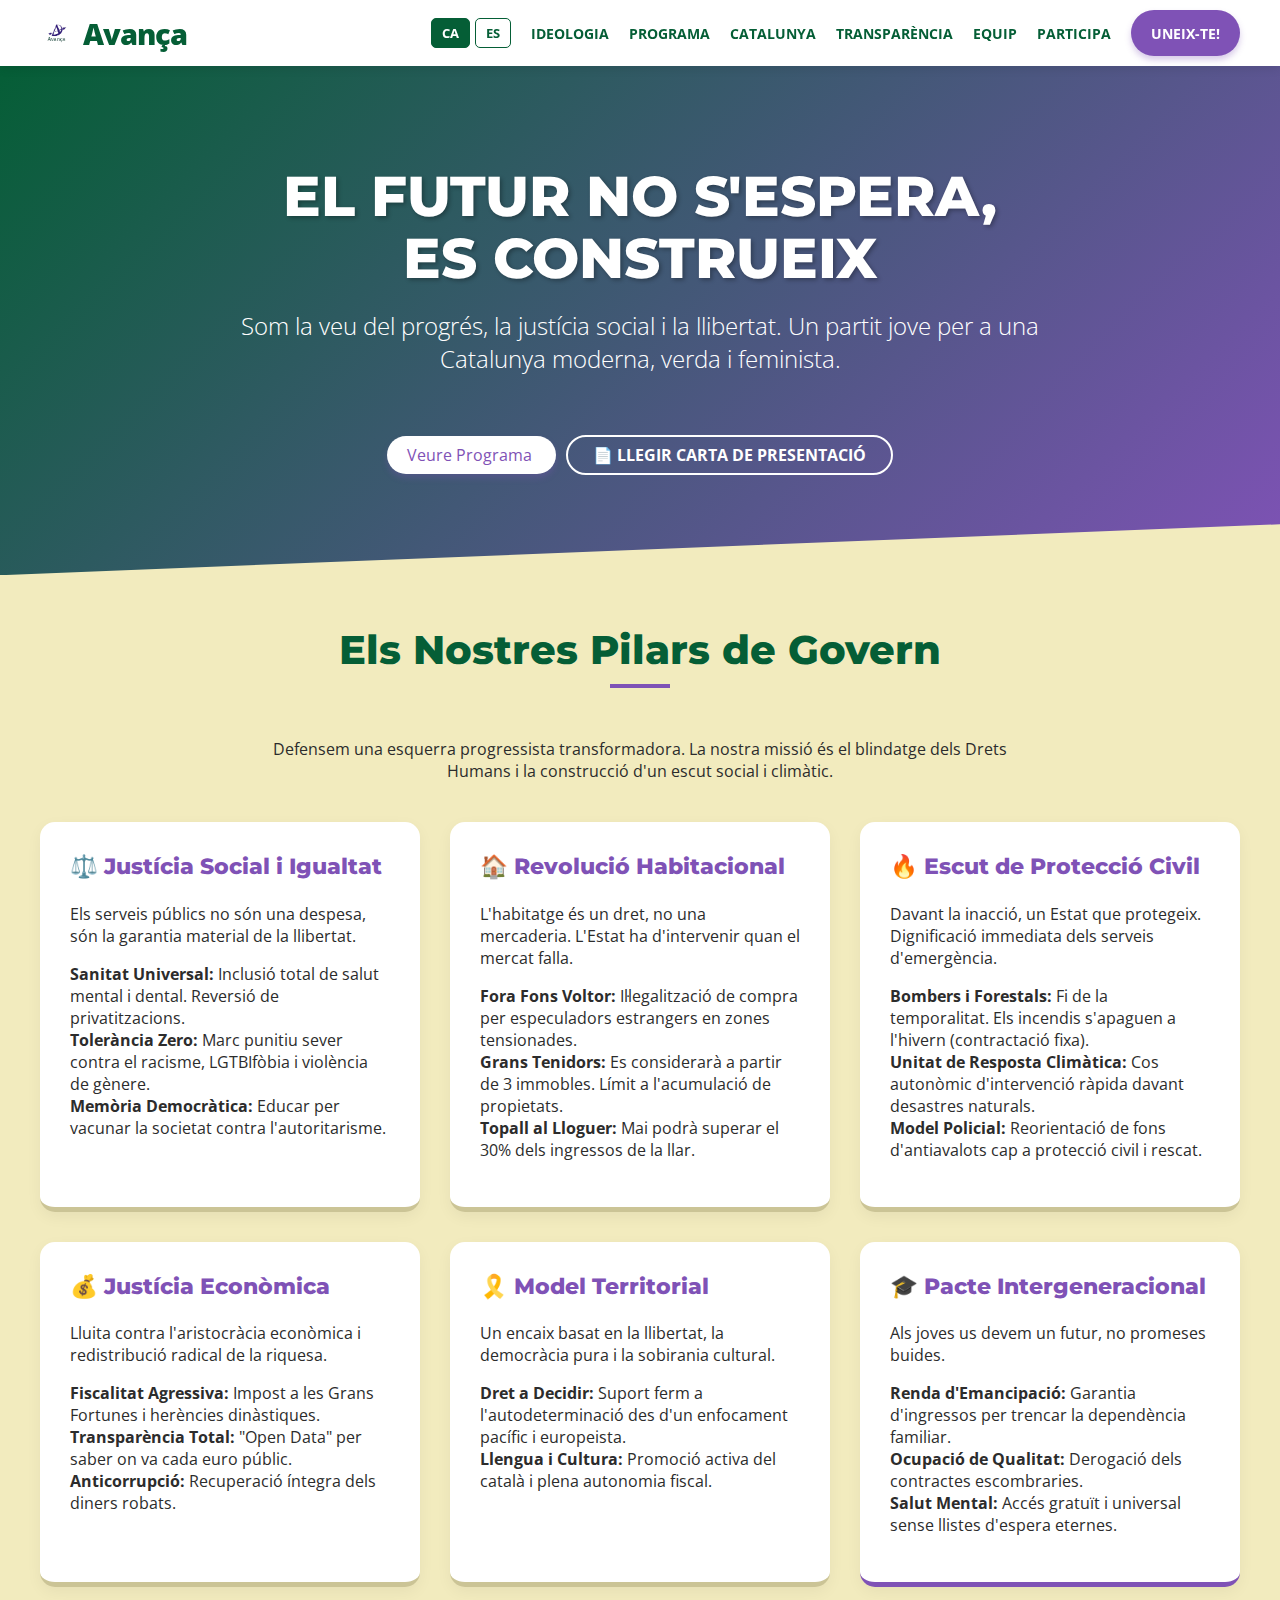
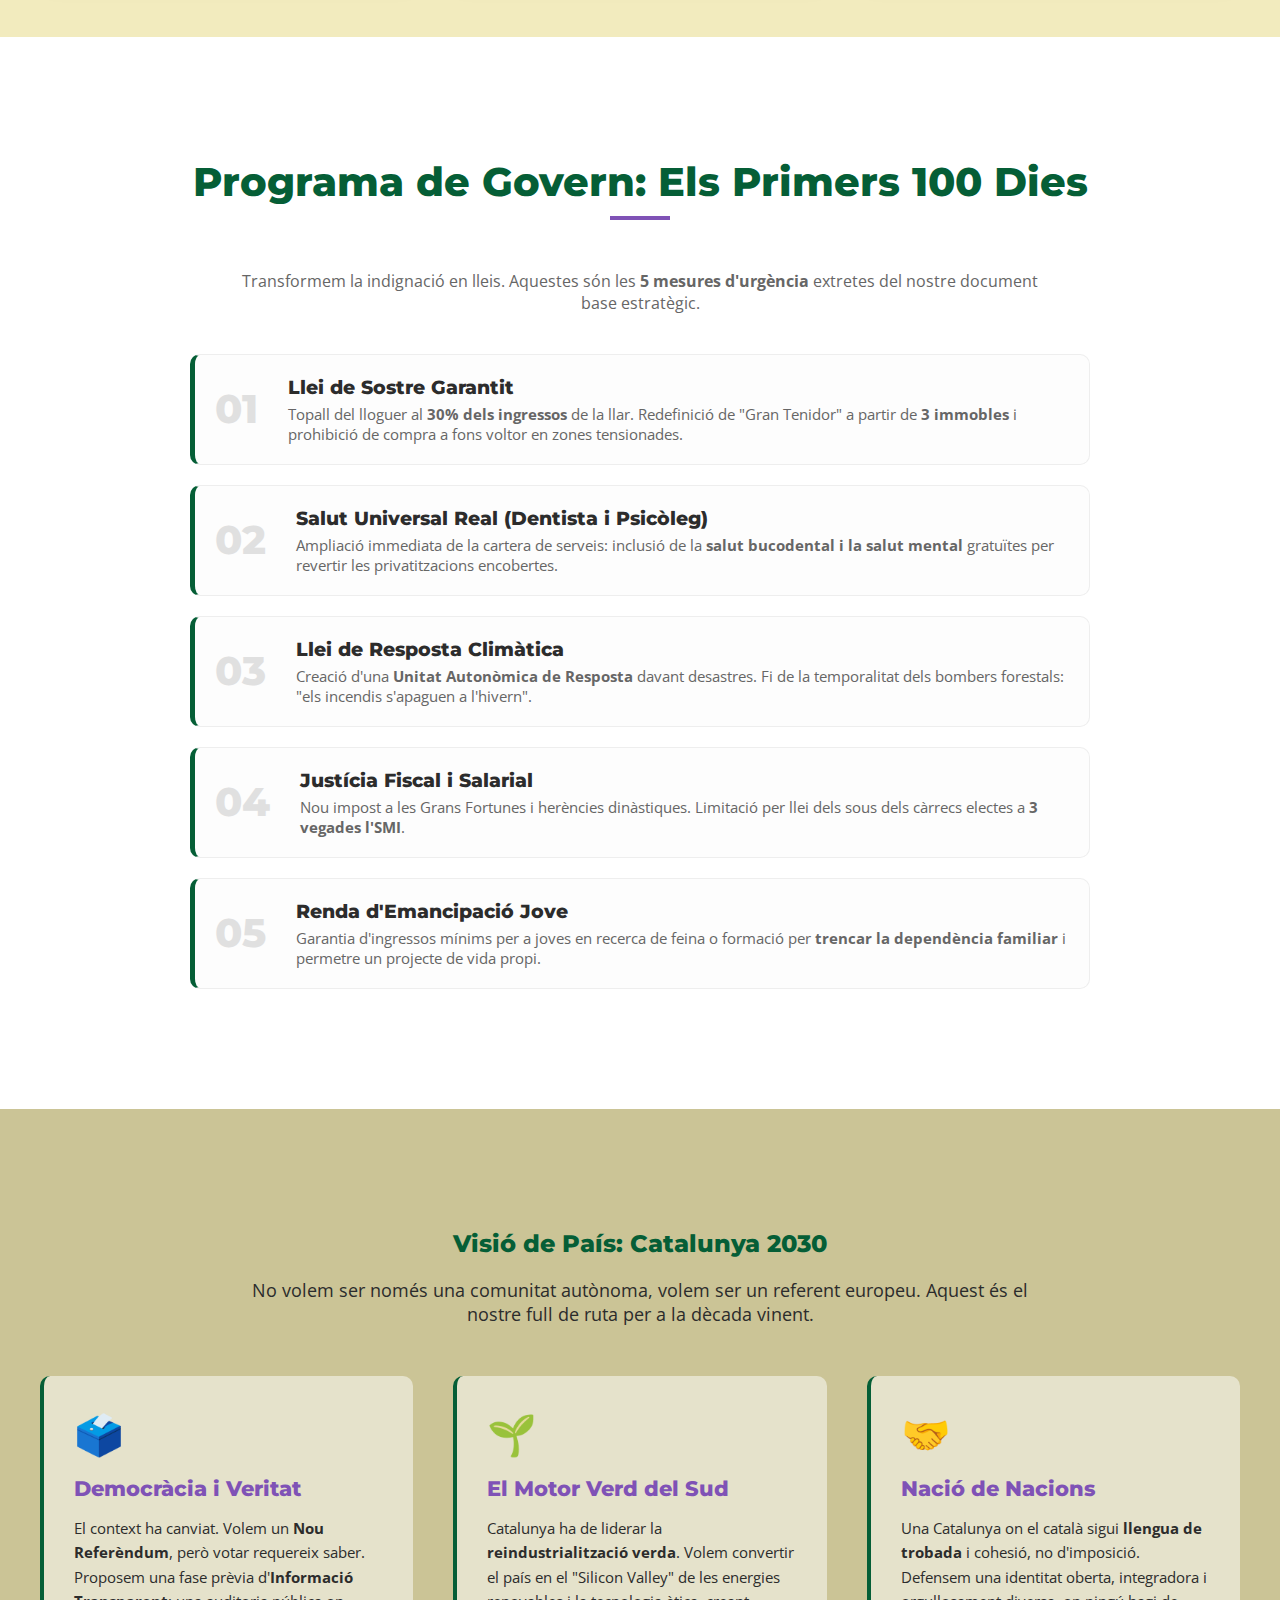
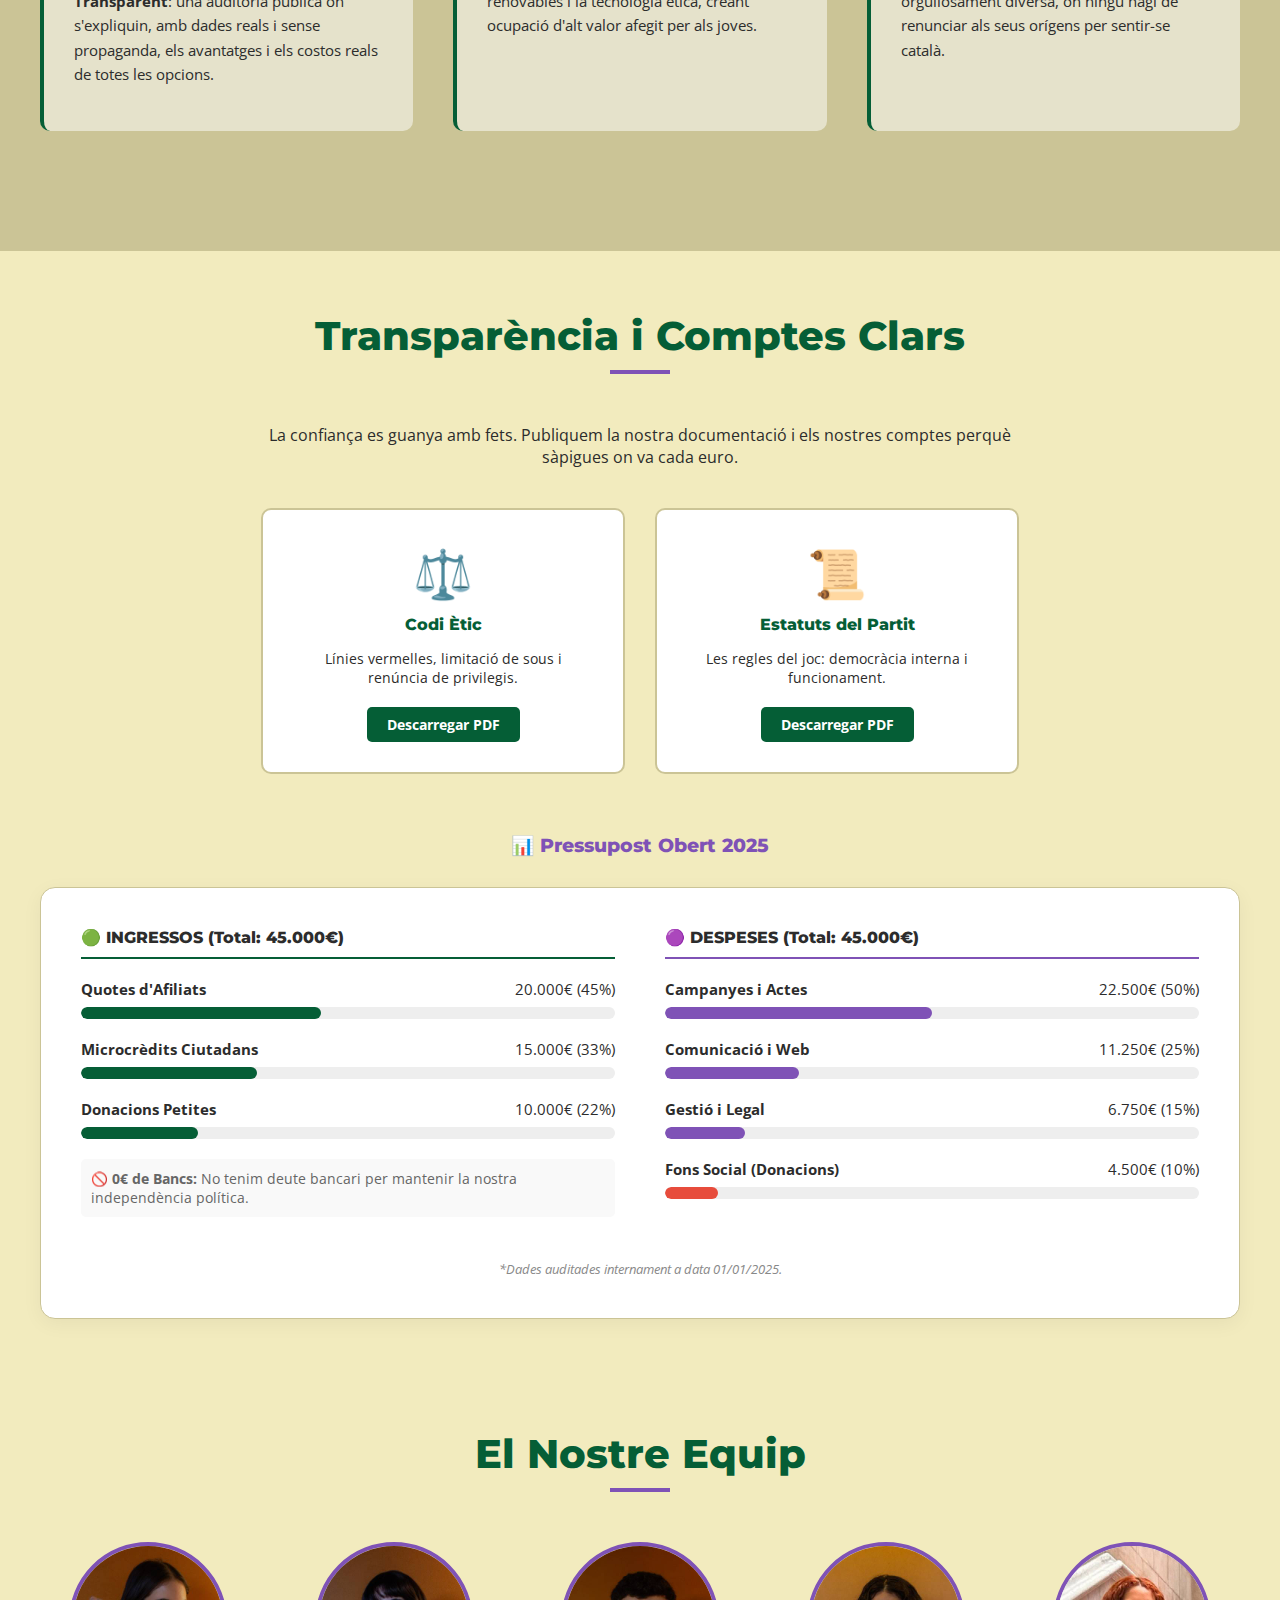
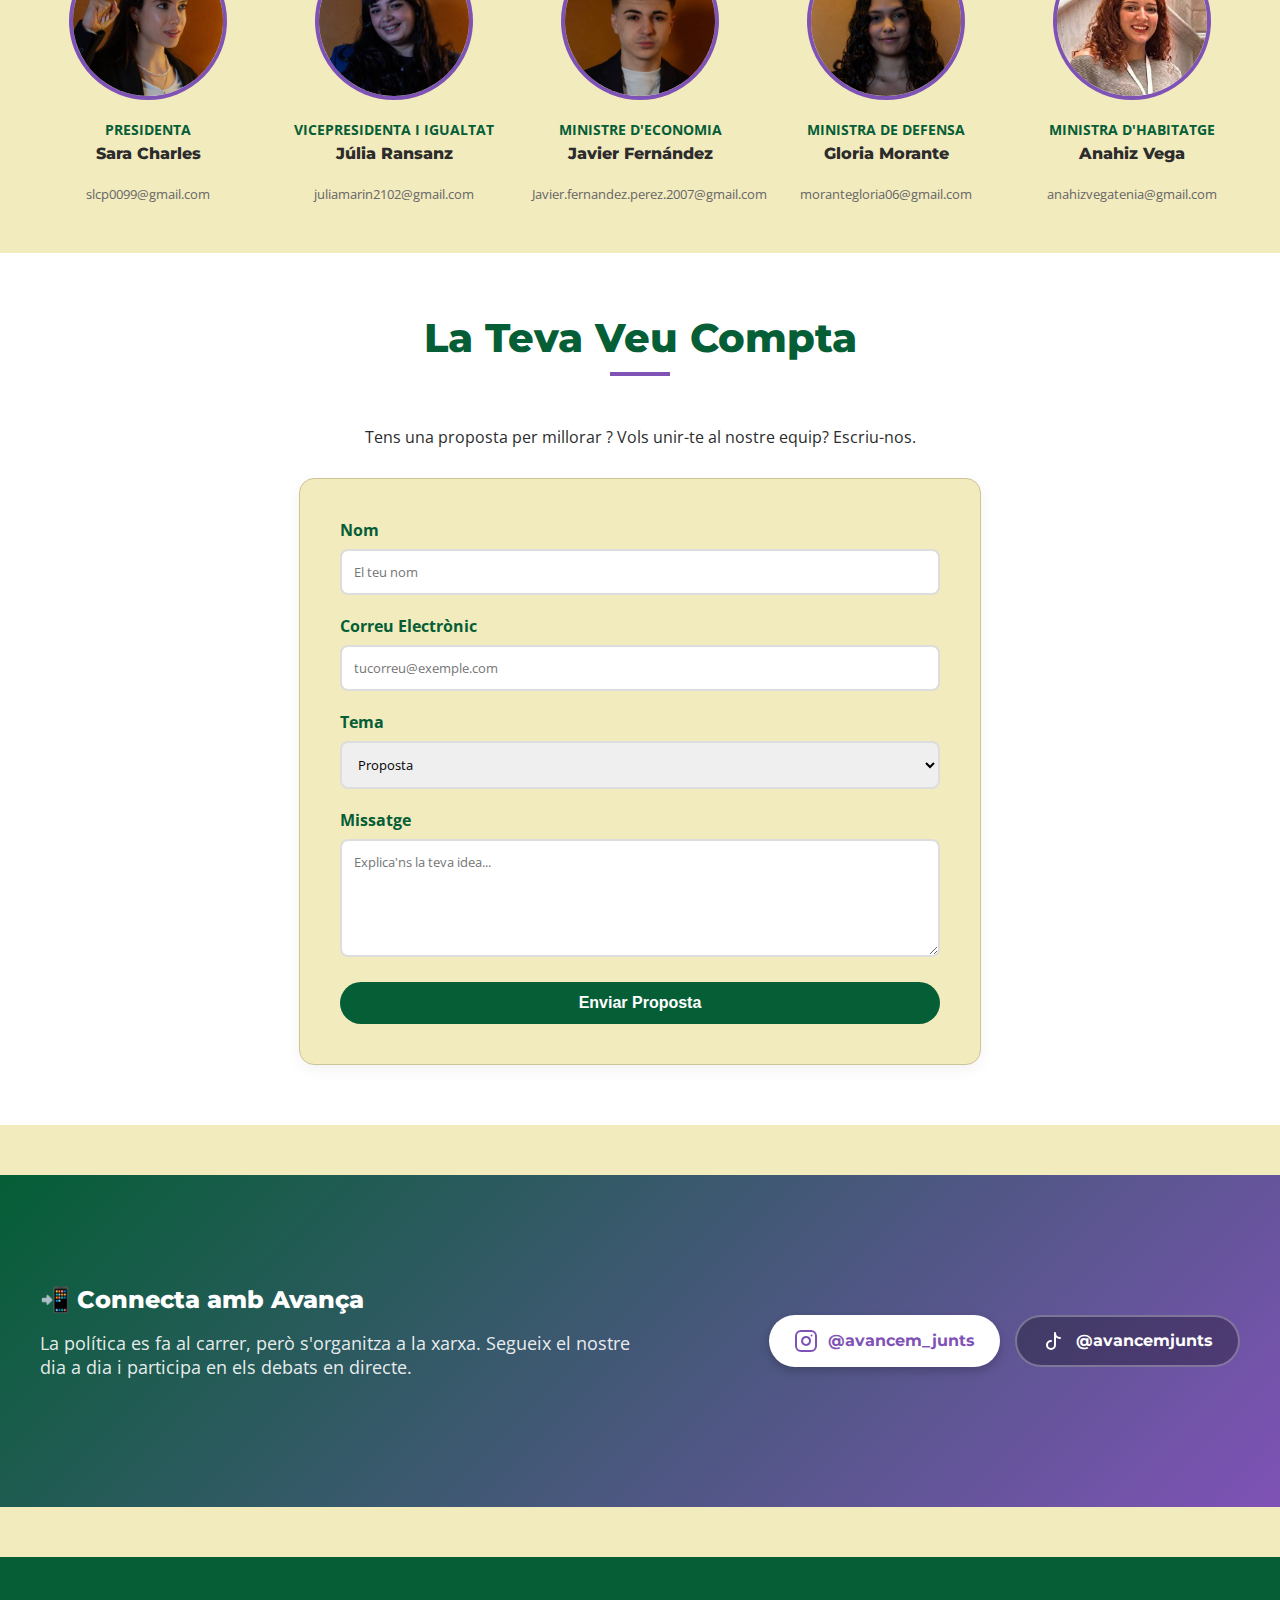
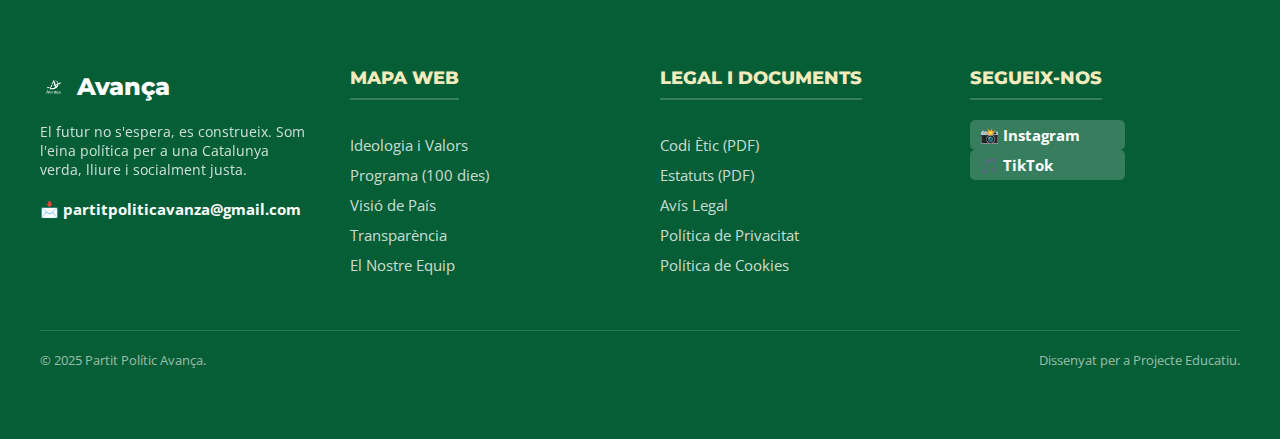
<file: index.html>
<!DOCTYPE html>
<html lang="ca">

<head>
    <meta charset="UTF-8">
    <meta name="viewport" content="width=device-width, initial-scale=1.0">
    <title>Avança | El futur no s'espera, es construeix</title>
    <link
        href="https://fonts.googleapis.com/css2?family=Montserrat:wght@400;700;800&family=Open+Sans:wght@400;600&display=swap"
        rel="stylesheet">
    <link rel="stylesheet" href="style.css">
    <link rel="icon" href="img/logo.png" type="image/png">
</head>

<body>

    <header>
        <div class="navbar">
            <div class="logo-container">
                <img src="img/logo.png" alt="Logo Avança" class="logo-img" onerror="this.style.display='none'">
                <span class="brand-name">Avança</span>
            </div>
            <div class="hamburger" onclick="toggleMenu()">
                <span class="bar"></span>
                <span class="bar"></span>
                <span class="bar"></span>
            </div>
            <nav class="nav-links" id="navLinks">
                <div style="display: flex; align-items: center; gap: 5px;">
                    <a href="index.html" class="lang-switch lang-active"
                        style="border: 1px solid var(--verde); padding: 5px 10px; border-radius: 5px; font-size: 0.8rem; background-color: var(--verde); color: white;">CA</a>
                    <a href="es.html" class="lang-switch"
                        style="border: 1px solid var(--verde); padding: 5px 10px; border-radius: 5px; font-size: 0.8rem;">ES</a>
                </div>
                <a href="#ideologia" style="line-height: 2; padding-top: 10px;">Ideologia</a>
                <a href="#programa" style="line-height: 2; padding-top: 10px;">Programa</a>
                <a href="#catalunya" style="line-height: 2; padding-top: 10px;">Catalunya</a>
                <a href="#transparencia" style="line-height: 2; padding-top: 10px;">Transparència</a>
                <a href="#equip" style="line-height: 2; padding-top: 10px;">Equip</a>
                <a href="#participa" style="line-height: 2; padding-top: 10px;">Participa</a>
                <a href="#conecta" class="btn-unete" style="line-height: 2; padding-top: 10px;">Uneix-te!</a>
            </nav>
        </div>
    </header>

    <section class="hero">
        <div style="max-width: 900px; margin: 0 auto;">
            <h1>EL FUTUR NO S'ESPERA,<br>ES CONSTRUEIX</h1>
            <p>Som la veu del progrés, la justícia social i la llibertat. Un partit jove per a una Catalunya moderna,
                verda
                i feminista.</p>

            <div style="margin-top: 30px;">
                <a href="#ideologia" class="btn-unete" style="background: white; color: var(--morado) !important;">
                    Veure Programa
                </a>

                <a href="docs/carta_avanca.pdf" download="Carta_Presentacio_Avanca.pdf" class="btn-descarga">
                    📄 Llegir Carta de Presentació
                </a>
            </div>
        </div>
    </section>

    <section id="ideologia" class="container">
        <h2 class="section-title">Els Nostres Pilars de Govern</h2>
        <p style="text-align: center; max-width: 800px; margin: 0 auto 40px auto;">
            Defensem una esquerra progressista transformadora. La nostra missió és el blindatge dels Drets Humans i la
            construcció d'un escut social i climàtic.
        </p>

        <div class="grid-pilares">

            <div class="card">
                <h3>⚖️ Justícia Social i Igualtat</h3>
                <p>Els serveis públics no són una despesa, són la garantia material de la llibertat.</p>
                <ul>
                    <li><strong>Sanitat Universal:</strong> Inclusió total de salut mental i dental. Reversió de
                        privatitzacions.</li>
                    <li><strong>Tolerància Zero:</strong> Marc punitiu sever contra el racisme, LGTBIfòbia i violència
                        de
                        gènere.</li>
                    <li><strong>Memòria Democràtica:</strong> Educar per vacunar la societat contra l'autoritarisme.
                    </li>
                </ul>
            </div>

            <div class="card">
                <h3>🏠 Revolució Habitacional</h3>
                <p>L'habitatge és un dret, no una mercaderia. L'Estat ha d'intervenir quan el mercat falla.</p>
                <ul>
                    <li><strong>Fora Fons Voltor:</strong> Il·legalització de compra per especuladors estrangers en
                        zones
                        tensionades.</li>
                    <li><strong>Grans Tenidors:</strong> Es considerarà a partir de 3 immobles. Límit a l'acumulació de
                        propietats.</li>
                    <li><strong>Topall al Lloguer:</strong> Mai podrà superar el 30% dels ingressos de la llar.</li>
                </ul>
            </div>

            <div class="card card-destacada">
                <h3>🔥 Escut de Protecció Civil</h3>
                <p>Davant la inacció, un Estat que protegeix. Dignificació immediata dels serveis d'emergència.</p>
                <ul>
                    <li><strong>Bombers i Forestals:</strong> Fi de la temporalitat. Els incendis s'apaguen a l'hivern
                        (contractació fixa).</li>
                    <li><strong>Unitat de Resposta Climàtica:</strong> Cos autonòmic d'intervenció ràpida davant
                        desastres
                        naturals.</li>
                    <li><strong>Model Policial:</strong> Reorientació de fons d'antiavalots cap a protecció civil i
                        rescat.
                    </li>
                </ul>
            </div>

            <div class="card">
                <h3>💰 Justícia Econòmica</h3>
                <p>Lluita contra l'aristocràcia econòmica i redistribució radical de la riquesa.</p>
                <ul>
                    <li><strong>Fiscalitat Agressiva:</strong> Impost a les Grans Fortunes i herències dinàstiques.</li>
                    <li><strong>Transparència Total:</strong> "Open Data" per saber on va cada euro públic.</li>
                    <li><strong>Anticorrupció:</strong> Recuperació íntegra dels diners robats.</li>
                </ul>
            </div>

            <div class="card">
                <h3>🎗️ Model Territorial</h3>
                <p>Un encaix basat en la llibertat, la democràcia pura i la sobirania cultural.</p>
                <ul>
                    <li><strong>Dret a Decidir:</strong> Suport ferm a l'autodeterminació des d'un enfocament pacífic i
                        europeista.</li>
                    <li><strong>Llengua i Cultura:</strong> Promoció activa del català i plena autonomia fiscal.</li>
                </ul>
            </div>

            <div class="card" style="border-bottom-color: var(--morado);">
                <h3>🎓 Pacte Intergeneracional</h3>
                <p>Als joves us devem un futur, no promeses buides.</p>
                <ul>
                    <li><strong>Renda d'Emancipació:</strong> Garantia d'ingressos per trencar la dependència familiar.
                    </li>
                    <li><strong>Ocupació de Qualitat:</strong> Derogació dels contractes escombraries.</li>
                    <li><strong>Salut Mental:</strong> Accés gratuït i universal sense llistes d'espera eternes.</li>
                </ul>
            </div>

        </div>
    </section>
    <section id="programa" style="background-color: white; padding: 70px 20px;">
        <div class="container">
            <h2 class="section-title">Programa de Govern: Els Primers 100 Dies</h2>
            <p style="text-align: center; max-width: 800px; margin: 0 auto 40px auto; color: #666;">
                Transformem la indignació en lleis. Aquestes són les <strong>5 mesures d'urgència</strong> extretes del
                nostre document base estratègic.
            </p>

            <div class="program-list">
                <div class="program-item">
                    <div class="program-number">01</div>
                    <div class="program-content">
                        <h3>Llei de Sostre Garantit</h3>
                        <p>Topall del lloguer al <strong>30% dels ingressos</strong> de la llar. Redefinició de "Gran
                            Tenidor" a partir de <strong>3 immobles</strong> i prohibició de compra a fons voltor en
                            zones
                            tensionades.</p>
                    </div>
                </div>

                <div class="program-item">
                    <div class="program-number">02</div>
                    <div class="program-content">
                        <h3>Salut Universal Real (Dentista i Psicòleg)</h3>
                        <p>Ampliació immediata de la cartera de serveis: inclusió de la <strong>salut bucodental i la
                                salut
                                mental</strong> gratuïtes per revertir les privatitzacions encobertes.</p>
                    </div>
                </div>

                <div class="program-item">
                    <div class="program-number">03</div>
                    <div class="program-content">
                        <h3>Llei de Resposta Climàtica</h3>
                        <p>Creació d'una <strong>Unitat Autonòmica de Resposta</strong> davant desastres. Fi de la
                            temporalitat dels bombers forestals: "els incendis s'apaguen a l'hivern".</p>
                    </div>
                </div>

                <div class="program-item">
                    <div class="program-number">04</div>
                    <div class="program-content">
                        <h3>Justícia Fiscal i Salarial</h3>
                        <p>Nou impost a les Grans Fortunes i herències dinàstiques. Limitació per llei dels sous dels
                            càrrecs electes a <strong>3 vegades l'SMI</strong>.</p>
                    </div>
                </div>

                <div class="program-item">
                    <div class="program-number">05</div>
                    <div class="program-content">
                        <h3>Renda d'Emancipació Jove</h3>
                        <p>Garantia d'ingressos mínims per a joves en recerca de feina o formació per <strong>trencar la
                                dependència familiar</strong> i permetre un projecte de vida propi.</p>
                    </div>
                </div>
            </div>

        </div>
    </section>

    <section id="catalunya" style="background-color: var(--hueso-oscuro); padding: 70px 20px;">
        <div class="container">
            <div style="text-align: center; margin-bottom: 50px;">
                <h2 style="color: var(--verde);">Visió de País: Catalunya 2030</h2>
                <p style="max-width: 800px; margin: 0 auto; font-size: 1.1rem;">
                    No volem ser només una comunitat autònoma, volem ser un referent europeu.
                    Aquest és el nostre full de ruta per a la dècada vinent.
                </p>
            </div>

            <div class="vision-grid">
                <div class="vision-item">
                    <div class="vision-icon">🗳️</div>
                    <h3>Democràcia i Veritat</h3>
                    <p>El context ha canviat. Volem un <strong>Nou Referèndum</strong>, però votar requereix saber.
                        Proposem una fase prèvia d'<strong>Informació Transparent</strong>: una auditoria pública on
                        s'expliquin, amb dades reals i sense propaganda, els avantatges i els costos reals de totes les
                        opcions.</p>
                </div>

                <div class="vision-item">
                    <div class="vision-icon">🌱</div>
                    <h3>El Motor Verd del Sud</h3>
                    <p>Catalunya ha de liderar la <strong>reindustrialització verda</strong>. Volem convertir el país en
                        el
                        "Silicon Valley" de les energies renovables i la tecnologia ètica, creant ocupació d'alt valor
                        afegit per als joves.</p>
                </div>

                <div class="vision-item">
                    <div class="vision-icon">🤝</div>
                    <h3>Nació de Nacions</h3>
                    <p>Una Catalunya on el català sigui <strong>llengua de trobada</strong> i cohesió, no d'imposició.
                        Defensem una identitat oberta, integradora i orgullosament diversa, on ningú hagi de renunciar
                        als
                        seus orígens per sentir-se català.</p>
                </div>
            </div>
        </div>
    </section>

    <section id="transparencia" class="container" style="padding-top: 60px; padding-bottom: 60px;">
        <h2 class="section-title">Transparència i Comptes Clars</h2>

        <p style="text-align: center; max-width: 800px; margin: 0 auto 40px auto;">
            La confiança es guanya amb fets. Publiquem la nostra documentació i els nostres comptes perquè sàpigues on
            va
            cada euro.
        </p>

        <div class="docs-grid"
            style="display: flex; justify-content: center; gap: 30px; flex-wrap: wrap; margin-bottom: 60px;">

            <div class="doc-card">
                <div style="font-size: 3rem; margin-bottom: 10px;">⚖️</div>
                <h4 style="color: var(--verde); margin-bottom: 10px;">Codi Ètic</h4>
                <p style="font-size: 0.9rem; margin-bottom: 20px;">Línies vermelles, limitació de sous i renúncia de
                    privilegis.</p>
                <a href="docs/codi_etic.pdf" target="_blank" class="btn-doc">Descarregar PDF</a>
            </div>

            <div class="doc-card">
                <div style="font-size: 3rem; margin-bottom: 10px;">📜</div>
                <h4 style="color: var(--verde); margin-bottom: 10px;">Estatuts del Partit</h4>
                <p style="font-size: 0.9rem; margin-bottom: 20px;">Les regles del joc: democràcia interna i
                    funcionament.
                </p>
                <a href="docs/estatuts.pdf" target="_blank" class="btn-doc">Descarregar PDF</a>
            </div>

        </div>

        <h3 style="text-align: center; color: var(--morado); margin-bottom: 30px;">📊 Pressupost Obert 2025</h3>

        <div class="budget-container">
            <div class="budget-grid">

                <div class="budget-col">
                    <h4 style="border-bottom: 2px solid var(--verde); padding-bottom: 10px; margin-bottom: 20px;">🟢
                        INGRESSOS (Total: 45.000€)</h4>

                    <div class="budget-item">
                        <div class="budget-label">
                            <strong>Quotes d'Afiliats</strong>
                            <span>20.000€ (45%)</span>
                        </div>
                        <div class="progress-bg">
                            <div class="progress-fill verde" style="width: 45%;"></div>
                        </div>
                    </div>

                    <div class="budget-item">
                        <div class="budget-label">
                            <strong>Microcrèdits Ciutadans</strong>
                            <span>15.000€ (33%)</span>
                        </div>
                        <div class="progress-bg">
                            <div class="progress-fill verde" style="width: 33%;"></div>
                        </div>
                    </div>

                    <div class="budget-item">
                        <div class="budget-label">
                            <strong>Donacions Petites</strong>
                            <span>10.000€ (22%)</span>
                        </div>
                        <div class="progress-bg">
                            <div class="progress-fill verde" style="width: 22%;"></div>
                        </div>
                    </div>

                    <p
                        style="margin-top: 20px; font-size: 0.85rem; color: #666; background: #f9f9f9; padding: 10px; border-radius: 5px;">
                        🚫 <strong>0€ de Bancs:</strong> No tenim deute bancari per mantenir la nostra independència
                        política.
                    </p>
                </div>

                <div class="budget-col">
                    <h4 style="border-bottom: 2px solid var(--morado); padding-bottom: 10px; margin-bottom: 20px;">🟣
                        DESPESES (Total: 45.000€)</h4>

                    <div class="budget-item">
                        <div class="budget-label">
                            <strong>Campanyes i Actes</strong>
                            <span>22.500€ (50%)</span>
                        </div>
                        <div class="progress-bg">
                            <div class="progress-fill morado" style="width: 50%;"></div>
                        </div>
                    </div>

                    <div class="budget-item">
                        <div class="budget-label">
                            <strong>Comunicació i Web</strong>
                            <span>11.250€ (25%)</span>
                        </div>
                        <div class="progress-bg">
                            <div class="progress-fill morado" style="width: 25%;"></div>
                        </div>
                    </div>

                    <div class="budget-item">
                        <div class="budget-label">
                            <strong>Gestió i Legal</strong>
                            <span>6.750€ (15%)</span>
                        </div>
                        <div class="progress-bg">
                            <div class="progress-fill morado" style="width: 15%;"></div>
                        </div>
                    </div>

                    <div class="budget-item">
                        <div class="budget-label">
                            <strong>Fons Social (Donacions)</strong>
                            <span>4.500€ (10%)</span>
                        </div>
                        <div class="progress-bg">
                            <div class="progress-fill rojo" style="width: 10%; background-color: #e74c3c !important;">
                            </div>
                        </div>
                    </div>
                </div>
            </div>

            <div style="text-align: center; margin-top: 30px; font-style: italic; font-size: 0.8rem; color: #888;">
                *Dades auditades internament a data 01/01/2025.
            </div>
        </div>
    </section>

    <section id="equip" class="container">
        <h2 class="section-title">El Nostre Equip</h2>
        <div class="team-grid">
            <div class="team-member">
                <img src="img/sara.jpg" alt="Sara Charles" class="member-img">
                <div class="member-role">Presidenta</div>
                <h4>Sara Charles</h4>
                <div class="member-email">slcp0099@gmail.com</div>
            </div>
            <div class="team-member">
                <img src="img/julia.jpg" alt="Júlia Ransanz" class="member-img">
                <div class="member-role">Vicepresidenta i Igualtat</div>
                <h4>Júlia Ransanz</h4>
                <div class="member-email">juliamarin2102@gmail.com</div>
            </div>
            <div class="team-member">
                <img src="img/javier.jpg" alt="Javier Fernández" class="member-img">
                <div class="member-role">Ministre d'Economia</div>
                <h4>Javier Fernández</h4>
                <div class="member-email">Javier.fernandez.perez.2007@gmail.com</div>
            </div>
            <div class="team-member">
                <img src="img/gloria.jpg" alt="Gloria Morante" class="member-img">
                <div class="member-role">Ministra de Defensa</div>
                <h4>Gloria Morante</h4>
                <div class="member-email">morantegloria06@gmail.com</div>
            </div>
            <div class="team-member">
                <img src="img/anahiz.jpg" alt="Anahiz Vega" class="member-img">
                <div class="member-role">Ministra d'Habitatge</div>
                <h4>Anahiz Vega</h4>
                <div class="member-email">anahizvegatenia@gmail.com</div>
            </div>
        </div>
    </section>
    <section id="participa" class="form-section">
        <h2 class="section-title">La Teva Veu Compta</h2>
        <p style="margin-bottom: 30px;">Tens una proposta per millorar ? Vols unir-te al nostre equip?
            Escriu-nos.</p>

        <div class="form-container">
            <form action="https://formsubmit.co/partitpoliticavanza@gmail.com" method="POST">

                <input type="hidden" name="_captcha" value="false">
                <input type="hidden" name="_next" value="https://LaSierra12.github.io/AvancemJunts/">
                <input type="hidden" name="_subject" value="Nova proposta des de la web!">

                <div class="form-group">
                    <label for="nom">Nom</label>
                    <input type="text" id="nom" name="nom" placeholder="El teu nom" required>
                </div>

                <div class="form-group">
                    <label for="email">Correu Electrònic</label>
                    <input type="email" id="email" name="email" placeholder="tucorreu@exemple.com" required>
                </div>

                <div class="form-group">
                    <label for="tema">Tema</label>
                    <select id="tema" name="tema">
                        <option value="Proposta">Proposta</option>
                        <option value="Voluntariat">Vull ajudar (Voluntariat)</option>
                        <option value="Queixa">Queixa / Suggeriment</option>
                        <option value="Altres">Altres</option>
                    </select>
                </div>

                <div class="form-group">
                    <label for="missatge">Missatge</label>
                    <textarea id="missatge" name="missatge" rows="5" placeholder="Explica'ns la teva idea..."
                        required></textarea>
                </div>

                <button type="submit" class="btn-enviar">Enviar Proposta</button>
            </form>
        </div>
    </section>
    <section class="social-banner" id="conecta">
        <div class="container social-content">
            <div class="social-text">
                <h2 style="color: white; margin-bottom: 10px;">📲 Connecta amb Avança</h2>
                <p style="color: rgba(255,255,255,0.9); font-size: 1.1rem; max-width: 600px;">
                    La política es fa al carrer, però s'organitza a la xarxa.
                    Segueix el nostre dia a dia i participa en els debats en directe.
                </p>
            </div>
    
            <div class="social-buttons">
                <a href="https://instagram.com/avancem_junts" target="_blank" class="btn-social insta">
                    <svg width="24" height="24" viewBox="0 0 24 24" fill="none" stroke="currentColor" stroke-width="2"
                        stroke-linecap="round" stroke-linejoin="round">
                        <rect x="2" y="2" width="20" height="20" rx="5" ry="5"></rect>
                        <path d="M16 11.37A4 4 0 1 1 12.63 8 4 4 0 0 1 16 11.37z"></path>
                        <line x1="17.5" y1="6.5" x2="17.51" y2="6.5"></line>
                    </svg>
                    @avancem_junts
                </a>
    
                <a href="https://tiktok.com/@avancemjunts" target="_blank" class="btn-social tiktok">
                    <svg width="24" height="24" viewBox="0 0 24 24" fill="none" stroke="currentColor" stroke-width="2"
                        stroke-linecap="round" stroke-linejoin="round">
                        <path d="M9 12a4 4 0 1 0 4 4V4a5 5 0 0 0 5 5"></path>
                    </svg>
                    @avancemjunts
                </a>
            </div>
        </div>
    </section>

    <footer id="contacte" class="footer">
        <div class="container">
            <div class="footer-grid">
    
                <div class="footer-col">
                    <div style="display: flex; align-items: center; gap: 10px; margin-bottom: 15px;">
                        <img src="img/logo.png" alt="Logo Avança" style="height: 40px; filter: brightness(0) invert(1);">
                        <h3 style="margin: 0; font-size: 1.5rem;">Avança</h3>
                    </div>
                    <p style="font-size: 0.9rem; margin-bottom: 20px; opacity: 0.8;">
                        El futur no s'espera, es construeix. Som l'eina política per a una Catalunya verda, lliure i
                        socialment justa.
                    </p>
                    <p style="font-weight: bold;">📩 partitpoliticavanza@gmail.com</p>
                </div>
    
                <div class="footer-col">
                    <h4>Mapa Web</h4>
                    <ul class="footer-links">
                        <li><a href="#ideologia">Ideologia i Valors</a></li>
                        <li><a href="#programa">Programa (100 dies)</a></li>
                        <li><a href="#catalunya">Visió de País</a></li>
                        <li><a href="#transparencia">Transparència</a></li>
                        <li><a href="#equip">El Nostre Equip</a></li>
                    </ul>
                </div>
    
                <div class="footer-col">
                    <h4>Legal i Documents</h4>
                    <ul class="footer-links">
                        <li><a href="docs/codi_etic.pdf" target="_blank">Codi Ètic (PDF)</a></li>
                        <li><a href="docs/estatuts.pdf" target="_blank">Estatuts (PDF)</a></li>
                        <li><a href="legal.html#legal">Avís Legal</a></li>
                        <li><a href="legal.html#privacitat">Política de Privacitat</a></li>
                        <li><a href="legal.html#cookies">Política de Cookies</a></li>
                    </ul>
                </div>
    
                <div class="footer-col">
                    <h4>Segueix-nos</h4>
                    <div class="social-icons" style="flex-direction: column; align-items: flex-start; gap: 10px;">
                        <a href="https://instagram.com/avancem_junts" target="_blank"
                            style="width: 50%; text-align: left;">
                            📸 Instagram
                        </a>
                        <a href="https://tiktok.com/@avancemjunts" target="_blank" style="width: 50%; text-align: left;">
                            🎵 TikTok
                        </a>
                    </div>
                </div>
    
            </div>
    
            <div class="footer-bottom">
                <small>© 2025 Partit Polític Avança.</small>
                <small>Dissenyat per a Projecte Educatiu.</small>
            </div>
        </div>
    </footer>

    <button onclick="topFunction()" id="myBtn" title="Pujar a dalt">⬆</button>

    <script>
        // 1. Lógica del Menú Hamburguesa (Abrir/Cerrar)
        function toggleMenu() {
            var menu = document.getElementById("navLinks");
            if (menu) {
                menu.classList.toggle("active");
            }
        }

        // 2. NUEVO: Cerrar el menú automáticamente al hacer clic en un enlace
        // Seleccionamos todos los enlaces (<a>) que hay dentro del menú
        var menuLinks = document.querySelectorAll("#navLinks a");

        // A cada enlace le ponemos una "orden"
        menuLinks.forEach(function (link) {
            link.addEventListener("click", function () {
                var menu = document.getElementById("navLinks");
                // Si el menú existe, le quitamos la clase .active para que se cierre
                if (menu) {
                    menu.classList.remove("active");
                }
            });
        });

        // 3. Lógica del botón "Subir arriba"
        let mybutton = document.getElementById("myBtn");

        window.onscroll = function () { scrollFunction() };

        function scrollFunction() {
            if (!mybutton) return; // Evita errores si no encuentra el botón

            if (document.body.scrollTop > 20 || document.documentElement.scrollTop > 20) {
                mybutton.style.display = "block";
            } else {
                mybutton.style.display = "none";
            }
        }

        function topFunction() {
            document.body.scrollTop = 0;
            document.documentElement.scrollTop = 0;
        }
    </script>
</body>

</html>
</file>
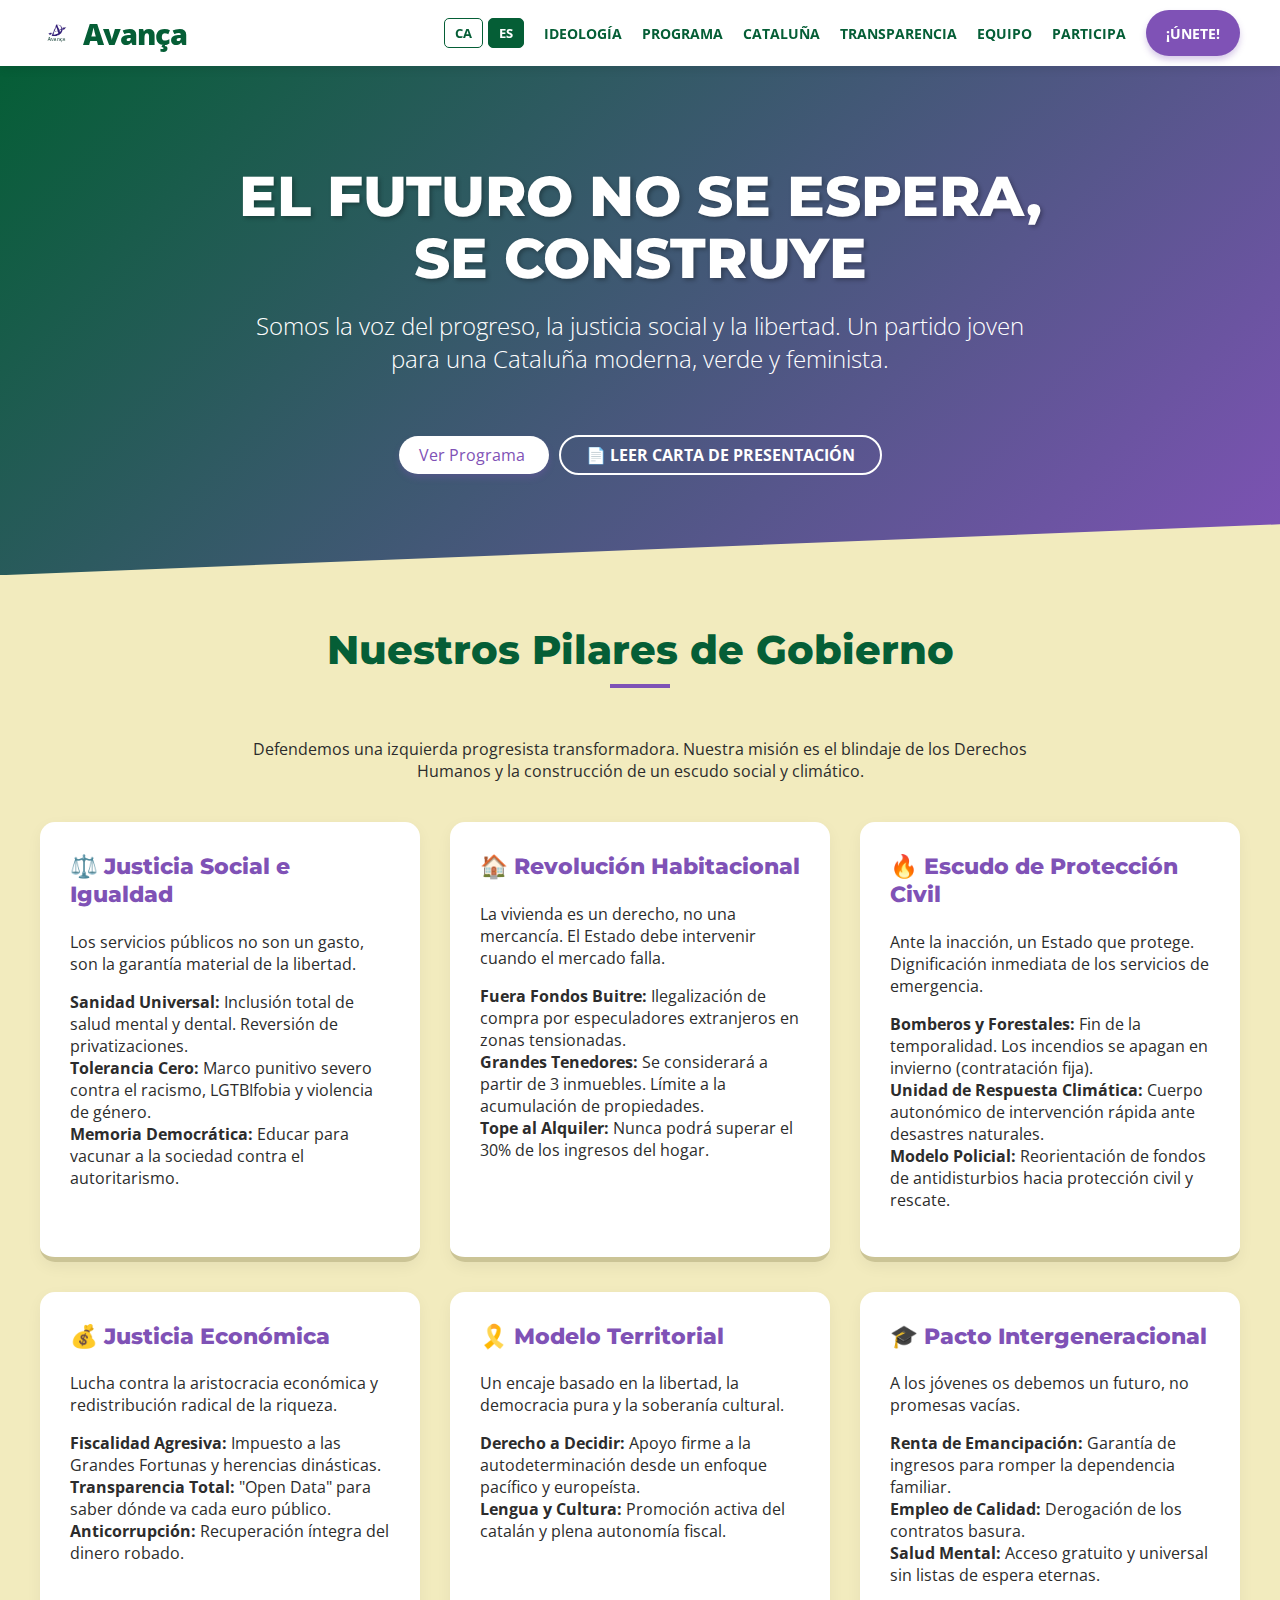
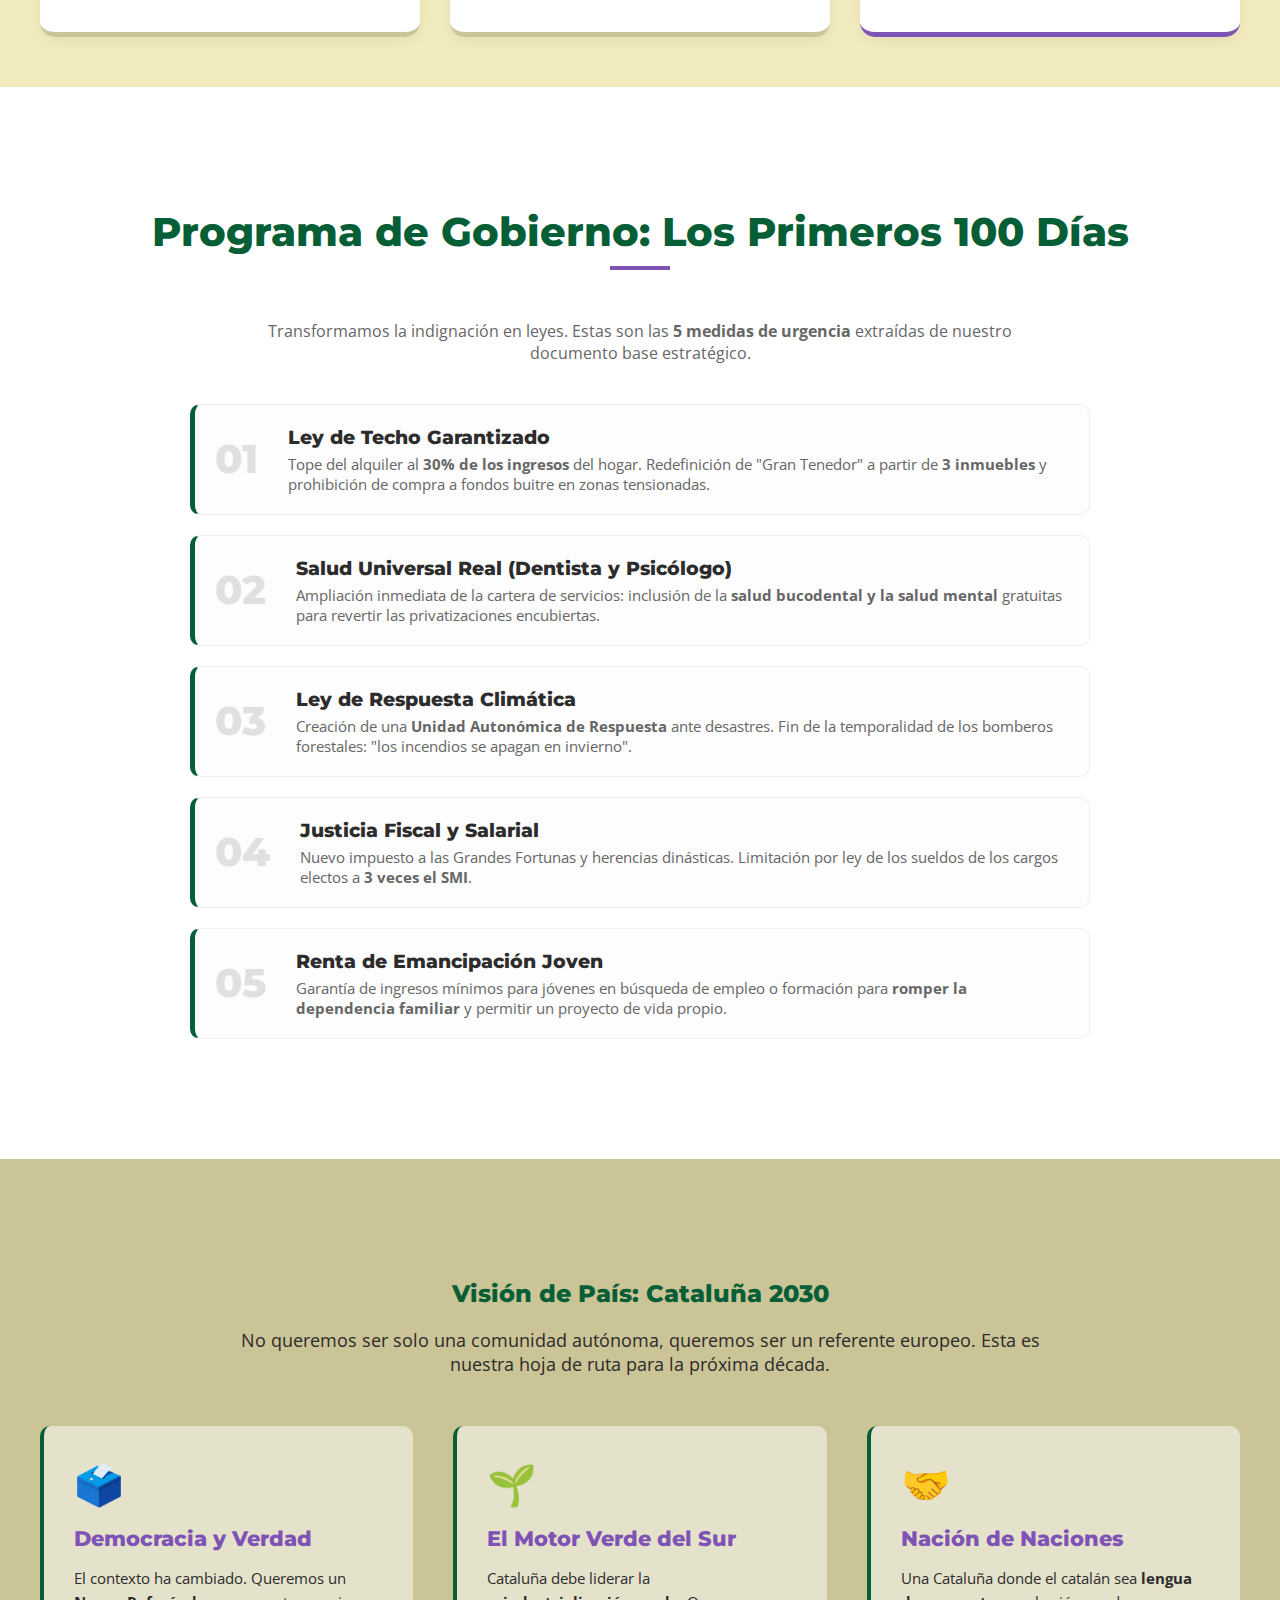
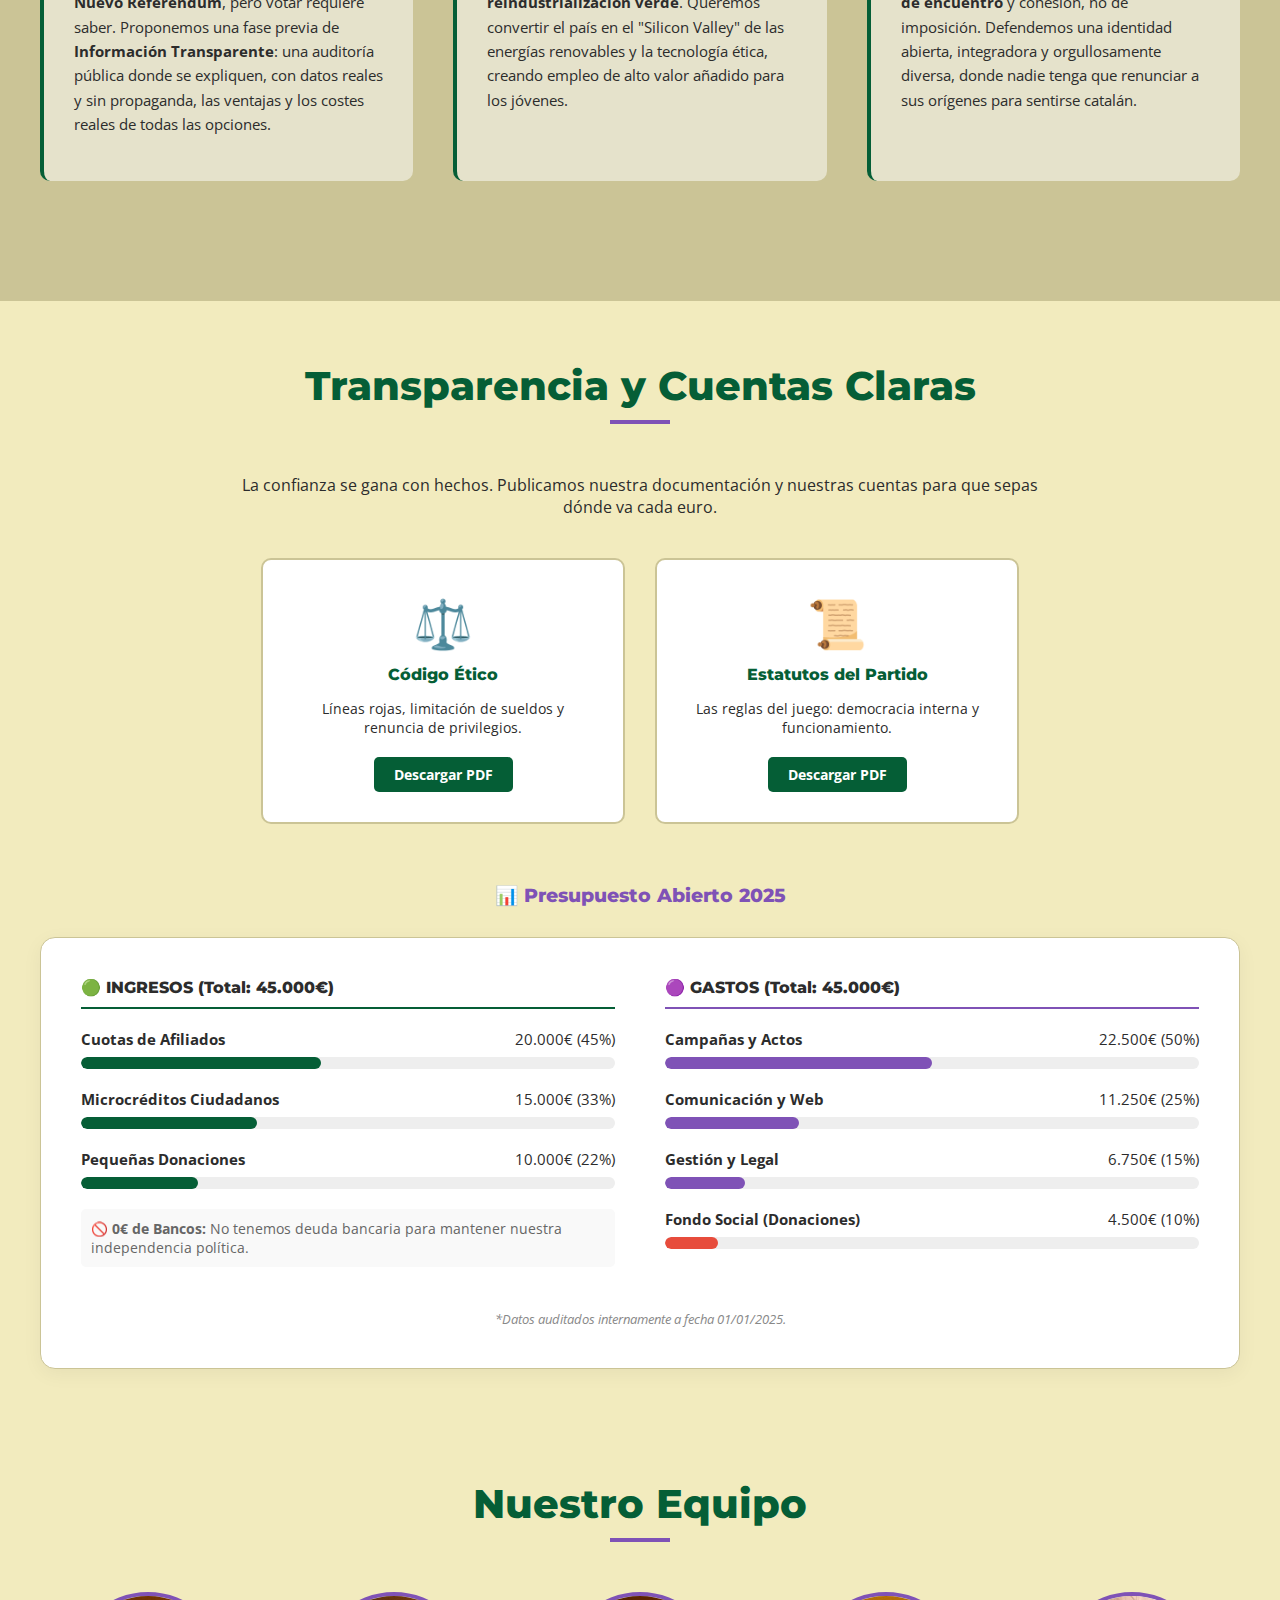
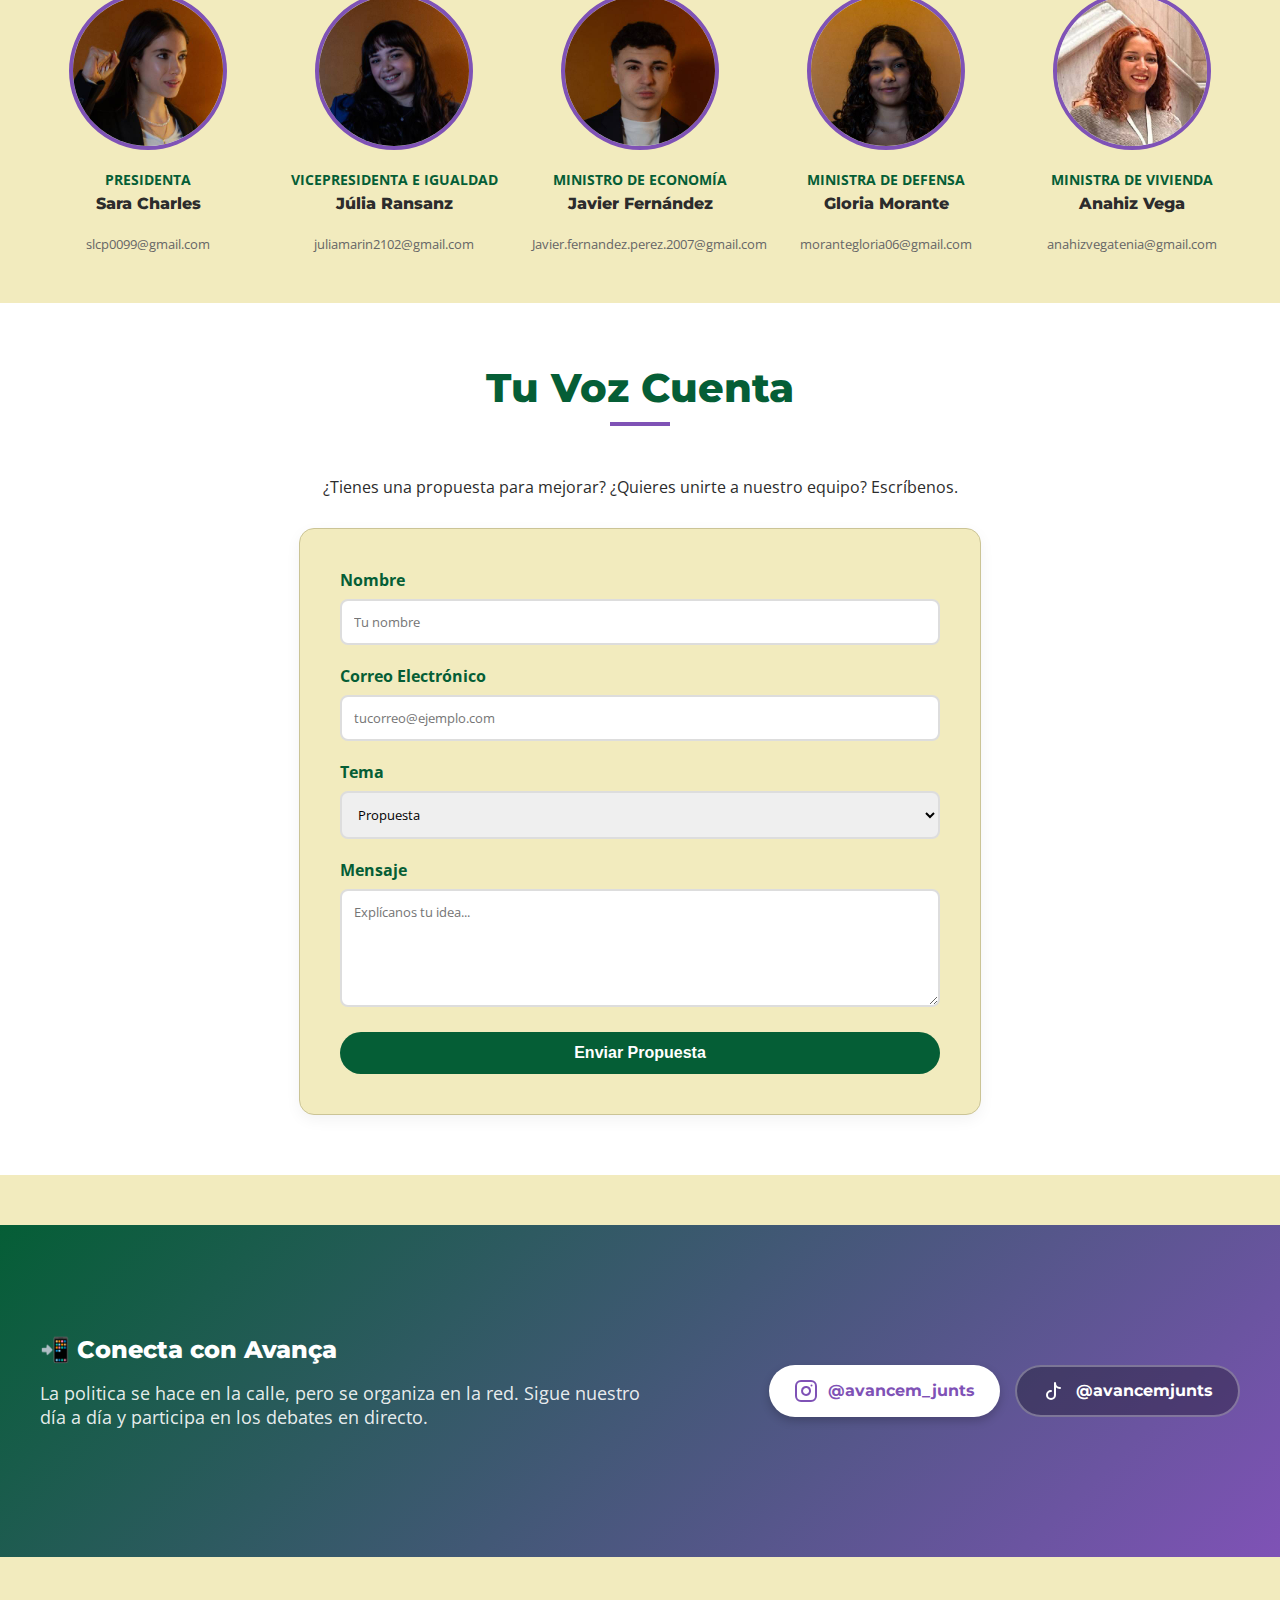
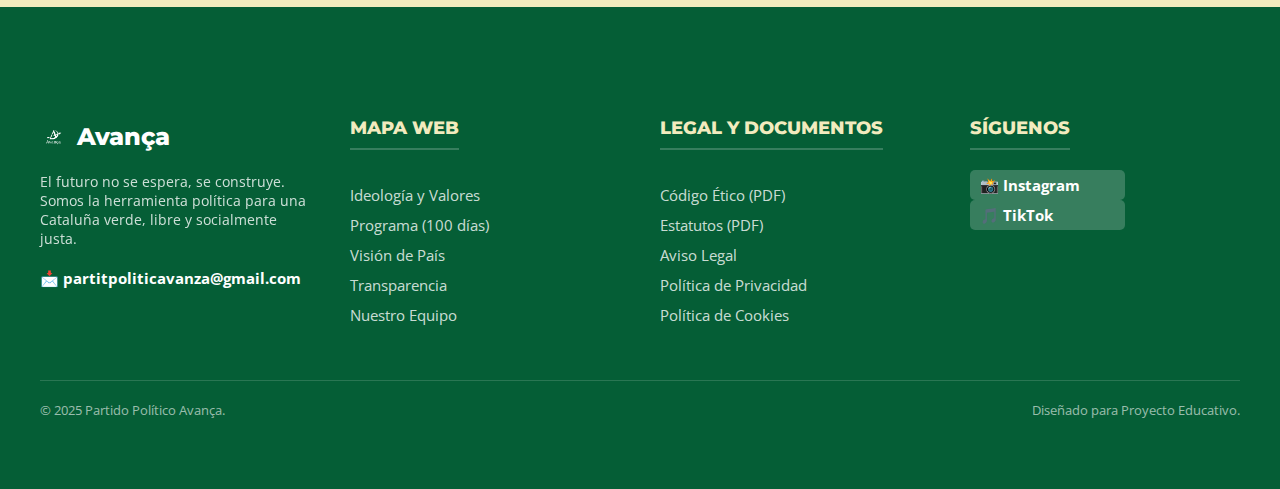
<file: es.html>
<!DOCTYPE html>
<html lang="es">

<head>
    <meta charset="UTF-8">
    <meta name="viewport" content="width=device-width, initial-scale=1.0">
    <title>Avança | El futuro no se espera, se construye</title>
    <link
        href="https://fonts.googleapis.com/css2?family=Montserrat:wght@400;700;800&family=Open+Sans:wght@400;600&display=swap"
        rel="stylesheet">
    <link rel="stylesheet" href="style.css">
    <link rel="icon" href="img/logo.png" type="image/png">
</head>

<body>

    <header>
        <div class="navbar">
            <div class="logo-container">
                <img src="img/logo.png" alt="Logo Avança" class="logo-img" onerror="this.style.display='none'">
                <span class="brand-name">Avança</span>
            </div>
            <div class="hamburger" onclick="toggleMenu()">
                <span class="bar"></span>
                <span class="bar"></span>
                <span class="bar"></span>
            </div>
            <nav class="nav-links" id="navLinks">
                <div style="display: flex; align-items: center; gap: 5px;">
                    <a href="index.html" class="lang-switch"
                        style="border: 1px solid var(--verde); padding: 5px 10px; border-radius: 5px; font-size: 0.8rem;">CA</a>
                    <a href="es.html" class="lang-switch lang-active"
                        style="border: 1px solid var(--verde); padding: 5px 10px; border-radius: 5px; font-size: 0.8rem; background-color: var(--verde); color: white;">ES</a>
                </div>
                <a href="#ideologia" style="line-height: 2; padding-top: 10px;">Ideología</a>
                <a href="#programa" style="line-height: 2; padding-top: 10px;">Programa</a>
                <a href="#catalunya" style="line-height: 2; padding-top: 10px;">Cataluña</a>
                <a href="#transparencia" style="line-height: 2; padding-top: 10px;">Transparencia</a>
                <a href="#equip" style="line-height: 2; padding-top: 10px;">Equipo</a>
                <a href="#participa" style="line-height: 2; padding-top: 10px;">Participa</a>
                <a href="#conecta" class="btn-unete" style="line-height: 2; padding-top: 10px;">¡Únete!</a>
            </nav>
        </div>
    </header>

    <section class="hero">
        <div style="max-width: 900px; margin: 0 auto;">
            <h1>EL FUTURO NO SE ESPERA,<br>SE CONSTRUYE</h1>
            <p>Somos la voz del progreso, la justicia social y la libertad. Un partido joven para una Cataluña moderna,
                verde y feminista.</p>

            <div style="margin-top: 30px;">
                <a href="#ideologia" class="btn-unete" style="background: white; color: var(--morado) !important;">
                    Ver Programa
                </a>

                <a href="docs/carta_avanca.pdf" download="Carta_Presentacion_Avanca.pdf" class="btn-descarga">
                    📄 Leer Carta de Presentación
                </a>
            </div>
        </div>
    </section>

    <section id="ideologia" class="container">
        <h2 class="section-title">Nuestros Pilares de Gobierno</h2>
        <p style="text-align: center; max-width: 800px; margin: 0 auto 40px auto;">
            Defendemos una izquierda progresista transformadora. Nuestra misión es el blindaje de los Derechos Humanos y
            la construcción de un escudo social y climático.
        </p>

        <div class="grid-pilares">

            <div class="card">
                <h3>⚖️ Justicia Social e Igualdad</h3>
                <p>Los servicios públicos no son un gasto, son la garantía material de la libertad.</p>
                <ul>
                    <li><strong>Sanidad Universal:</strong> Inclusión total de salud mental y dental. Reversión de
                        privatizaciones.</li>
                    <li><strong>Tolerancia Cero:</strong> Marco punitivo severo contra el racismo, LGTBIfobia y
                        violencia de género.</li>
                    <li><strong>Memoria Democrática:</strong> Educar para vacunar a la sociedad contra el autoritarismo.
                    </li>
                </ul>
            </div>

            <div class="card">
                <h3>🏠 Revolución Habitacional</h3>
                <p>La vivienda es un derecho, no una mercancía. El Estado debe intervenir cuando el mercado falla.</p>
                <ul>
                    <li><strong>Fuera Fondos Buitre:</strong> Ilegalización de compra por especuladores extranjeros en
                        zonas tensionadas.</li>
                    <li><strong>Grandes Tenedores:</strong> Se considerará a partir de 3 inmuebles. Límite a la
                        acumulación de propiedades.</li>
                    <li><strong>Tope al Alquiler:</strong> Nunca podrá superar el 30% de los ingresos del hogar.</li>
                </ul>
            </div>

            <div class="card card-destacada">
                <h3>🔥 Escudo de Protección Civil</h3>
                <p>Ante la inacción, un Estado que protege. Dignificación inmediata de los servicios de emergencia.</p>
                <ul>
                    <li><strong>Bomberos y Forestales:</strong> Fin de la temporalidad. Los incendios se apagan en
                        invierno (contratación fija).</li>
                    <li><strong>Unidad de Respuesta Climática:</strong> Cuerpo autonómico de intervención rápida ante
                        desastres naturales.</li>
                    <li><strong>Modelo Policial:</strong> Reorientación de fondos de antidisturbios hacia protección
                        civil y rescate.</li>
                </ul>
            </div>

            <div class="card">
                <h3>💰 Justicia Económica</h3>
                <p>Lucha contra la aristocracia económica y redistribución radical de la riqueza.</p>
                <ul>
                    <li><strong>Fiscalidad Agresiva:</strong> Impuesto a las Grandes Fortunas y herencias dinásticas.
                    </li>
                    <li><strong>Transparencia Total:</strong> "Open Data" para saber dónde va cada euro público.</li>
                    <li><strong>Anticorrupción:</strong> Recuperación íntegra del dinero robado.</li>
                </ul>
            </div>

            <div class="card">
                <h3>🎗️ Modelo Territorial</h3>
                <p>Un encaje basado en la libertad, la democracia pura y la soberanía cultural.</p>
                <ul>
                    <li><strong>Derecho a Decidir:</strong> Apoyo firme a la autodeterminación desde un enfoque pacífico
                        y europeísta.</li>
                    <li><strong>Lengua y Cultura:</strong> Promoción activa del catalán y plena autonomía fiscal.</li>
                </ul>
            </div>

            <div class="card" style="border-bottom-color: var(--morado);">
                <h3>🎓 Pacto Intergeneracional</h3>
                <p>A los jóvenes os debemos un futuro, no promesas vacías.</p>
                <ul>
                    <li><strong>Renta de Emancipación:</strong> Garantía de ingresos para romper la dependencia
                        familiar.</li>
                    <li><strong>Empleo de Calidad:</strong> Derogación de los contratos basura.</li>
                    <li><strong>Salud Mental:</strong> Acceso gratuito y universal sin listas de espera eternas.</li>
                </ul>
            </div>

        </div>
    </section>

    <section id="programa" style="background-color: white; padding: 70px 20px;">
        <div class="container">
            <h2 class="section-title">Programa de Gobierno: Los Primeros 100 Días</h2>
            <p style="text-align: center; max-width: 800px; margin: 0 auto 40px auto; color: #666;">
                Transformamos la indignación en leyes. Estas son las <strong>5 medidas de urgencia</strong> extraídas de
                nuestro documento base estratégico.
            </p>

            <div class="program-list">
                <div class="program-item">
                    <div class="program-number">01</div>
                    <div class="program-content">
                        <h3>Ley de Techo Garantizado</h3>
                        <p>Tope del alquiler al <strong>30% de los ingresos</strong> del hogar. Redefinición de "Gran
                            Tenedor" a partir de <strong>3 inmuebles</strong> y prohibición de compra a fondos buitre en
                            zonas tensionadas.</p>
                    </div>
                </div>

                <div class="program-item">
                    <div class="program-number">02</div>
                    <div class="program-content">
                        <h3>Salud Universal Real (Dentista y Psicólogo)</h3>
                        <p>Ampliación inmediata de la cartera de servicios: inclusión de la <strong>salud bucodental y
                                la
                                salud mental</strong> gratuitas para revertir las privatizaciones encubiertas.</p>
                    </div>
                </div>

                <div class="program-item">
                    <div class="program-number">03</div>
                    <div class="program-content">
                        <h3>Ley de Respuesta Climática</h3>
                        <p>Creación de una <strong>Unidad Autonómica de Respuesta</strong> ante desastres. Fin de la
                            temporalidad de los bomberos forestales: "los incendios se apagan en invierno".</p>
                    </div>
                </div>

                <div class="program-item">
                    <div class="program-number">04</div>
                    <div class="program-content">
                        <h3>Justicia Fiscal y Salarial</h3>
                        <p>Nuevo impuesto a las Grandes Fortunas y herencias dinásticas. Limitación por ley de los
                            sueldos
                            de los cargos electos a <strong>3 veces el SMI</strong>.</p>
                    </div>
                </div>

                <div class="program-item">
                    <div class="program-number">05</div>
                    <div class="program-content">
                        <h3>Renta de Emancipación Joven</h3>
                        <p>Garantía de ingresos mínimos para jóvenes en búsqueda de empleo o formación para
                            <strong>romper
                                la dependencia familiar</strong> y permitir un proyecto de vida propio.</p>
                    </div>
                </div>
            </div>
        </div>
    </section>

    <section id="catalunya" style="background-color: var(--hueso-oscuro); padding: 70px 20px;">
        <div class="container">
            <div style="text-align: center; margin-bottom: 50px;">
                <h2 style="color: var(--verde);">Visión de País: Cataluña 2030</h2>
                <p style="max-width: 800px; margin: 0 auto; font-size: 1.1rem;">
                    No queremos ser solo una comunidad autónoma, queremos ser un referente europeo.
                    Esta es nuestra hoja de ruta para la próxima década.
                </p>
            </div>

            <div class="vision-grid">
                <div class="vision-item">
                    <div class="vision-icon">🗳️</div>
                    <h3>Democracia y Verdad</h3>
                    <p>El contexto ha cambiado. Queremos un <strong>Nuevo Referéndum</strong>, pero votar requiere
                        saber. Proponemos una
                        fase previa de <strong>Información Transparente</strong>: una auditoría pública donde se
                        expliquen, con datos
                        reales y sin propaganda, las ventajas y los costes reales de todas las opciones.</p>
                </div>

                <div class="vision-item">
                    <div class="vision-icon">🌱</div>
                    <h3>El Motor Verde del Sur</h3>
                    <p>Cataluña debe liderar la <strong>reindustrialización verde</strong>. Queremos convertir el país
                        en el
                        "Silicon Valley" de las energías renovables y la tecnología ética, creando empleo de alto valor
                        añadido para los jóvenes.</p>
                </div>

                <div class="vision-item">
                    <div class="vision-icon">🤝</div>
                    <h3>Nación de Naciones</h3>
                    <p>Una Cataluña donde el catalán sea <strong>lengua de encuentro</strong> y cohesión, no de
                        imposición.
                        Defendemos una identidad abierta, integradora y orgullosamente diversa, donde nadie tenga que
                        renunciar a sus orígenes para sentirse catalán.</p>
                </div>
            </div>
        </div>
    </section>

    <section id="transparencia" class="container" style="padding-top: 60px; padding-bottom: 60px;">
        <h2 class="section-title">Transparencia y Cuentas Claras</h2>

        <p style="text-align: center; max-width: 800px; margin: 0 auto 40px auto;">
            La confianza se gana con hechos. Publicamos nuestra documentación y nuestras cuentas para que sepas dónde va
            cada euro.
        </p>

        <div class="docs-grid"
            style="display: flex; justify-content: center; gap: 30px; flex-wrap: wrap; margin-bottom: 60px;">

            <div class="doc-card">
                <div style="font-size: 3rem; margin-bottom: 10px;">⚖️</div>
                <h4 style="color: var(--verde); margin-bottom: 10px;">Código Ético</h4>
                <p style="font-size: 0.9rem; margin-bottom: 20px;">Líneas rojas, limitación de sueldos y renuncia de
                    privilegios.</p>
                <a href="docs/codi_etic.pdf" target="_blank" class="btn-doc">Descargar PDF</a>
            </div>

            <div class="doc-card">
                <div style="font-size: 3rem; margin-bottom: 10px;">📜</div>
                <h4 style="color: var(--verde); margin-bottom: 10px;">Estatutos del Partido</h4>
                <p style="font-size: 0.9rem; margin-bottom: 20px;">Las reglas del juego: democracia interna y
                    funcionamiento.</p>
                <a href="docs/estatuts.pdf" target="_blank" class="btn-doc">Descargar PDF</a>
            </div>

        </div>

        <h3 style="text-align: center; color: var(--morado); margin-bottom: 30px;">📊 Presupuesto Abierto 2025</h3>

        <div class="budget-container">
            <div class="budget-grid">

                <div class="budget-col">
                    <h4 style="border-bottom: 2px solid var(--verde); padding-bottom: 10px; margin-bottom: 20px;">🟢
                        INGRESOS (Total: 45.000€)</h4>

                    <div class="budget-item">
                        <div class="budget-label">
                            <strong>Cuotas de Afiliados</strong>
                            <span>20.000€ (45%)</span>
                        </div>
                        <div class="progress-bg">
                            <div class="progress-fill verde" style="width: 45%;"></div>
                        </div>
                    </div>

                    <div class="budget-item">
                        <div class="budget-label">
                            <strong>Microcréditos Ciudadanos</strong>
                            <span>15.000€ (33%)</span>
                        </div>
                        <div class="progress-bg">
                            <div class="progress-fill verde" style="width: 33%;"></div>
                        </div>
                    </div>

                    <div class="budget-item">
                        <div class="budget-label">
                            <strong>Pequeñas Donaciones</strong>
                            <span>10.000€ (22%)</span>
                        </div>
                        <div class="progress-bg">
                            <div class="progress-fill verde" style="width: 22%;"></div>
                        </div>
                    </div>

                    <p
                        style="margin-top: 20px; font-size: 0.85rem; color: #666; background: #f9f9f9; padding: 10px; border-radius: 5px;">
                        🚫 <strong>0€ de Bancos:</strong> No tenemos deuda bancaria para mantener nuestra independencia
                        política.
                    </p>
                </div>

                <div class="budget-col">
                    <h4 style="border-bottom: 2px solid var(--morado); padding-bottom: 10px; margin-bottom: 20px;">🟣
                        GASTOS (Total: 45.000€)</h4>

                    <div class="budget-item">
                        <div class="budget-label">
                            <strong>Campañas y Actos</strong>
                            <span>22.500€ (50%)</span>
                        </div>
                        <div class="progress-bg">
                            <div class="progress-fill morado" style="width: 50%;"></div>
                        </div>
                    </div>

                    <div class="budget-item">
                        <div class="budget-label">
                            <strong>Comunicación y Web</strong>
                            <span>11.250€ (25%)</span>
                        </div>
                        <div class="progress-bg">
                            <div class="progress-fill morado" style="width: 25%;"></div>
                        </div>
                    </div>

                    <div class="budget-item">
                        <div class="budget-label">
                            <strong>Gestión y Legal</strong>
                            <span>6.750€ (15%)</span>
                        </div>
                        <div class="progress-bg">
                            <div class="progress-fill morado" style="width: 15%;"></div>
                        </div>
                    </div>

                    <div class="budget-item">
                        <div class="budget-label">
                            <strong>Fondo Social (Donaciones)</strong>
                            <span>4.500€ (10%)</span>
                        </div>
                        <div class="progress-bg">
                            <div class="progress-fill rojo" style="width: 10%; background-color: #e74c3c !important;">
                            </div>
                        </div>
                    </div>
                </div>
            </div>

            <div style="text-align: center; margin-top: 30px; font-style: italic; font-size: 0.8rem; color: #888;">
                *Datos auditados internamente a fecha 01/01/2025.
            </div>
        </div>
    </section>

    <section id="equip" class="container">
        <h2 class="section-title">Nuestro Equipo</h2>
        <div class="team-grid">
            <div class="team-member">
                <img src="img/sara.jpg" alt="Sara Charles" class="member-img">
                <div class="member-role">Presidenta</div>
                <h4>Sara Charles</h4>
                <div class="member-email">slcp0099@gmail.com</div>
            </div>
            <div class="team-member">
                <img src="img/julia.jpg" alt="Júlia Ransanz" class="member-img">
                <div class="member-role">Vicepresidenta e Igualdad</div>
                <h4>Júlia Ransanz</h4>
                <div class="member-email">juliamarin2102@gmail.com</div>
            </div>
            <div class="team-member">
                <img src="img/javier.jpg" alt="Javier Fernández" class="member-img">
                <div class="member-role">Ministro de Economía</div>
                <h4>Javier Fernández</h4>
                <div class="member-email">Javier.fernandez.perez.2007@gmail.com</div>
            </div>
            <div class="team-member">
                <img src="img/gloria.jpg" alt="Gloria Morante" class="member-img">
                <div class="member-role">Ministra de Defensa</div>
                <h4>Gloria Morante</h4>
                <div class="member-email">morantegloria06@gmail.com</div>
            </div>
            <div class="team-member">
                <img src="img/anahiz.jpg" alt="Anahiz Vega" class="member-img">
                <div class="member-role">Ministra de Vivienda</div>
                <h4>Anahiz Vega</h4>
                <div class="member-email">anahizvegatenia@gmail.com</div>
            </div>
        </div>
    </section>

    <section id="participa" class="form-section">
        <h2 class="section-title">Tu Voz Cuenta</h2>
        <p style="margin-bottom: 30px;">¿Tienes una propuesta para mejorar? ¿Quieres unirte a nuestro equipo?
            Escríbenos.</p>

        <div class="form-container">
            <form action="https://formsubmit.co/partitpoliticavanza@gmail.com" method="POST">

                <input type="hidden" name="_captcha" value="false">
                <input type="hidden" name="_next" value="https://LaSierra12.github.io/AvancemJunts/es.html">
                <input type="hidden" name="_subject" value="Nueva propuesta desde la web (ES)">

                <div class="form-group">
                    <label for="nom">Nombre</label>
                    <input type="text" id="nom" name="nom" placeholder="Tu nombre" required>
                </div>

                <div class="form-group">
                    <label for="email">Correo Electrónico</label>
                    <input type="email" id="email" name="email" placeholder="tucorreo@ejemplo.com" required>
                </div>

                <div class="form-group">
                    <label for="tema">Tema</label>
                    <select id="tema" name="tema">
                        <option value="Proposta">Propuesta</option>
                        <option value="Voluntariat">Quiero ayudar (Voluntariado)</option>
                        <option value="Queixa">Queja / Sugerencia</option>
                        <option value="Altres">Otros</option>
                    </select>
                </div>

                <div class="form-group">
                    <label for="missatge">Mensaje</label>
                    <textarea id="missatge" name="missatge" rows="5" placeholder="Explícanos tu idea..."
                        required></textarea>
                </div>

                <button type="submit" class="btn-enviar">Enviar Propuesta</button>
            </form>
        </div>
    </section>
    <section class="social-banner" id="conecta">
        <div class="container social-content">
            <div class="social-text">
                <h2 style="color: white; margin-bottom: 10px;">📲 Conecta con Avança</h2>
                <p style="color: rgba(255,255,255,0.9); font-size: 1.1rem; max-width: 600px;">
                    La politica se hace en la calle, pero se organiza en la red.
                    Sigue nuestro día a día y participa en los debates en directo.
                </p>
            </div>
    
            <div class="social-buttons">
                <a href="https://instagram.com/avancem_junts" target="_blank" class="btn-social insta">
                    <svg width="24" height="24" viewBox="0 0 24 24" fill="none" stroke="currentColor" stroke-width="2"
                        stroke-linecap="round" stroke-linejoin="round">
                        <rect x="2" y="2" width="20" height="20" rx="5" ry="5"></rect>
                        <path d="M16 11.37A4 4 0 1 1 12.63 8 4 4 0 0 1 16 11.37z"></path>
                        <line x1="17.5" y1="6.5" x2="17.51" y2="6.5"></line>
                    </svg>
                    @avancem_junts
                </a>
    
                <a href="https://tiktok.com/@avancemjunts" target="_blank" class="btn-social tiktok">
                    <svg width="24" height="24" viewBox="0 0 24 24" fill="none" stroke="currentColor" stroke-width="2"
                        stroke-linecap="round" stroke-linejoin="round">
                        <path d="M9 12a4 4 0 1 0 4 4V4a5 5 0 0 0 5 5"></path>
                    </svg>
                    @avancemjunts
                </a>
            </div>
        </div>
    </section>

    <footer id="contacte" class="footer">
        <div class="container">
            <div class="footer-grid">
    
                <div class="footer-col">
                    <div style="display: flex; align-items: center; gap: 10px; margin-bottom: 15px;">
                        <img src="img/logo.png" alt="Logo Avança" style="height: 40px; filter: brightness(0) invert(1);">
                        <h3 style="margin: 0; font-size: 1.5rem;">Avança</h3>
                    </div>
                    <p style="font-size: 0.9rem; margin-bottom: 20px; opacity: 0.8;">
                        El futuro no se espera, se construye. Somos la herramienta política para una Cataluña verde, libre y
                        socialmente justa.
                    </p>
                    <p style="font-weight: bold;">📩 partitpoliticavanza@gmail.com</p>
                </div>
    
                <div class="footer-col">
                    <h4>Mapa Web</h4>
                    <ul class="footer-links">
                        <li><a href="#ideologia">Ideología y Valores</a></li>
                        <li><a href="#programa">Programa (100 días)</a></li>
                        <li><a href="#catalunya">Visión de País</a></li>
                        <li><a href="#transparencia">Transparencia</a></li>
                        <li><a href="#equip">Nuestro Equipo</a></li>
                    </ul>
                </div>
    
                <div class="footer-col">
                    <h4>Legal y Documentos</h4>
                    <ul class="footer-links">
                        <li><a href="docs/codi_etic.pdf" target="_blank">Código Ético (PDF)</a></li>
                        <li><a href="docs/estatuts.pdf" target="_blank">Estatutos (PDF)</a></li>
                        <li><a href="legal.html#legal">Aviso Legal</a></li>
                        <li><a href="legal.html#privacitat">Política de Privacidad</a></li>
                        <li><a href="legal.html#cookies">Política de Cookies</a></li>
                    </ul>
                </div>
    
                <div class="footer-col">
                    <h4>Síguenos</h4>
                    <div class="social-icons" style="flex-direction: column; align-items: flex-start; gap: 10px;">
                        <a href="https://instagram.com/avancem_junts" target="_blank"
                            style="width: 50%; text-align: left;">
                            📸 Instagram
                        </a>
                        <a href="https://tiktok.com/@avancemjunts" target="_blank" style="width: 50%; text-align: left;">
                            🎵 TikTok
                        </a>
                    </div>
                </div>
    
            </div>
    
            <div class="footer-bottom">
                <small>© 2025 Partido Político Avança.</small>
                <small>Diseñado para Proyecto Educativo.</small>
            </div>
        </div>
    </footer>

    <button onclick="topFunction()" id="myBtn" title="Subir arriba">⬆</button>

    <script>
        // 1. Lógica del Menú Hamburguesa (Abrir/Cerrar)
        function toggleMenu() {
            var menu = document.getElementById("navLinks");
            if (menu) {
                menu.classList.toggle("active");
            }
        }

        // 2. NUEVO: Cerrar el menú automáticamente al hacer clic en un enlace
        // Seleccionamos todos los enlaces (<a>) que hay dentro del menú
        var menuLinks = document.querySelectorAll("#navLinks a");

        // A cada enlace le ponemos una "orden"
        menuLinks.forEach(function (link) {
            link.addEventListener("click", function () {
                var menu = document.getElementById("navLinks");
                // Si el menú existe, le quitamos la clase .active para que se cierre
                if (menu) {
                    menu.classList.remove("active");
                }
            });
        });

        // 3. Lógica del botón "Subir arriba"
        let mybutton = document.getElementById("myBtn");

        window.onscroll = function () { scrollFunction() };

        function scrollFunction() {
            if (!mybutton) return; // Evita errores si no encuentra el botón

            if (document.body.scrollTop > 20 || document.documentElement.scrollTop > 20) {
                mybutton.style.display = "block";
            } else {
                mybutton.style.display = "none";
            }
        }

        function topFunction() {
            document.body.scrollTop = 0;
            document.documentElement.scrollTop = 0;
        }
    </script>

</body>

</html>
</file>
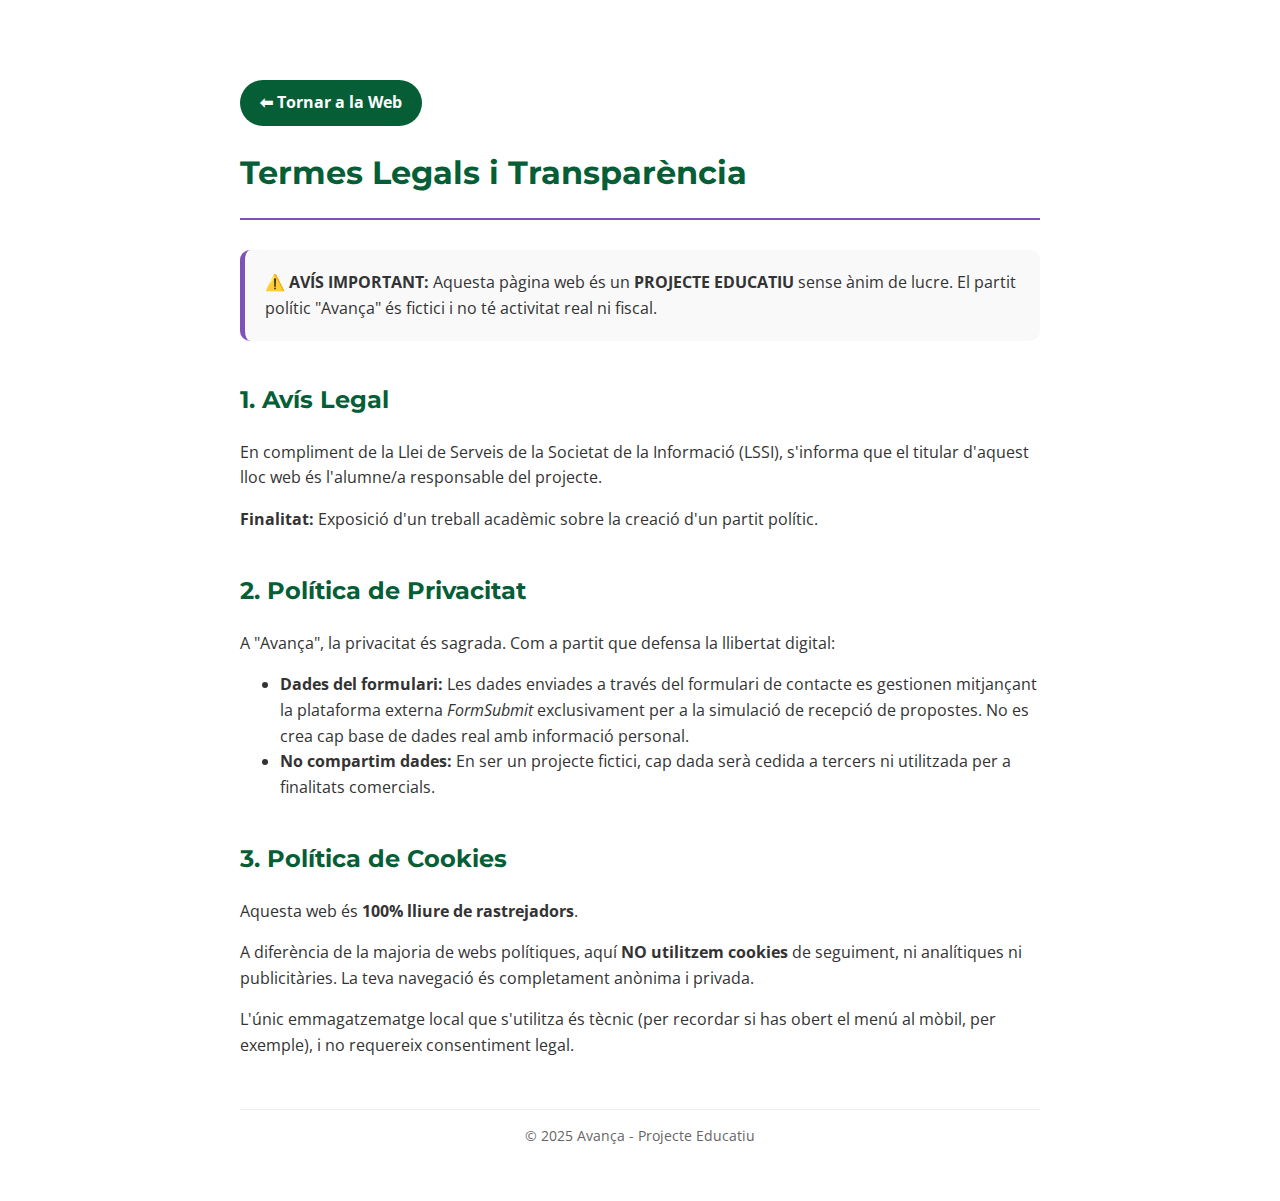
<file: legal.html>
<!DOCTYPE html>
<html lang="ca">

<head>
    <meta charset="UTF-8">
    <meta name="viewport" content="width=device-width, initial-scale=1.0">
    <title>Avís Legal i Privacitat | Avança</title>
    <link href="https://fonts.googleapis.com/css2?family=Montserrat:wght@700&family=Open+Sans:wght@400&display=swap"
        rel="stylesheet">
    <link rel="icon" href="img/logo.png" type="image/png">
    <style>
        body {
            font-family: 'Open Sans', sans-serif;
            line-height: 1.6;
            color: #333;
            max-width: 800px;
            margin: 0 auto;
            padding: 40px 20px;
        }

        h1,
        h2 {
            font-family: 'Montserrat', sans-serif;
            color: #055e36;
        }

        h1 {
            border-bottom: 2px solid #7f52b6;
            padding-bottom: 20px;
            margin-bottom: 30px;
        }

        h2 {
            margin-top: 40px;
            font-size: 1.5rem;
        }

        .legal-box {
            background: #f9f9f9;
            padding: 20px;
            border-radius: 10px;
            border-left: 5px solid #7f52b6;
            margin-bottom: 20px;
        }

        a {
            color: #055e36;
            text-decoration: none;
            font-weight: bold;
        }

        .btn-back {
            display: inline-block;
            background: #055e36;
            color: white;
            padding: 10px 20px;
            border-radius: 50px;
            margin-top: 40px;
            text-decoration: none;
        }

        .btn-back:hover {
            background: #7f52b6;
        }
    </style>
</head>

<body>

    <a href="index.html" class="btn-back">⬅ Tornar a la Web</a>

    <h1>Termes Legals i Transparència</h1>

    <div class="legal-box">
        <strong>⚠️ AVÍS IMPORTANT:</strong> Aquesta pàgina web és un <strong>PROJECTE EDUCATIU</strong> sense ànim de
        lucre. El partit polític "Avança" és fictici i no té activitat real ni fiscal.
    </div>

    <h2 id="legal">1. Avís Legal</h2>
    <p>En compliment de la Llei de Serveis de la Societat de la Informació (LSSI), s'informa que el titular d'aquest
        lloc web és l'alumne/a responsable del projecte.</p>
    <p><strong>Finalitat:</strong> Exposició d'un treball acadèmic sobre la creació d'un partit polític.</p>

    <h2 id="privacitat">2. Política de Privacitat</h2>
    <p>A "Avança", la privacitat és sagrada. Com a partit que defensa la llibertat digital:</p>
    <ul>
        <li><strong>Dades del formulari:</strong> Les dades enviades a través del formulari de contacte es gestionen
            mitjançant la plataforma externa <em>FormSubmit</em> exclusivament per a la simulació de recepció de
            propostes. No es crea cap base de dades real amb informació personal.</li>
        <li><strong>No compartim dades:</strong> En ser un projecte fictici, cap dada serà cedida a tercers ni
            utilitzada per a finalitats comercials.</li>
    </ul>

    <h2 id="cookies">3. Política de Cookies</h2>
    <p>Aquesta web és <strong>100% lliure de rastrejadors</strong>. </p>
    <p>A diferència de la majoria de webs polítiques, aquí <strong>NO utilitzem cookies</strong> de seguiment, ni
        analítiques ni publicitàries. La teva navegació és completament anònima i privada. </p>
    <p>L'únic emmagatzematge local que s'utilitza és tècnic (per recordar si has obert el menú al mòbil, per exemple), i
        no requereix consentiment legal.</p>

    <hr style="margin-top: 50px; border: 0; border-top: 1px solid #eee;">
    <p style="text-align: center; font-size: 0.9rem; color: #666;">© 2025 Avança - Projecte Educatiu</p>

</body>

</html>
</file>
<file: style.css>
/* --- FORMULARIO DE PARTICIPACIÓN --- */
.form-section {
    background-color: white;
    padding: 60px 20px;
    text-align: center;
}

.form-container {
    max-width: 600px;
    margin: 0 auto;
    background: var(--hueso-claro);
    padding: 40px;
    border-radius: 15px;
    box-shadow: 0 5px 15px rgba(0, 0, 0, 0.05);
    border: 1px solid var(--hueso-oscuro);
}

.form-group {
    margin-bottom: 20px;
    text-align: left;
}

.form-group label {
    display: block;
    margin-bottom: 8px;
    font-weight: bold;
    color: var(--verde);
}

.form-group input,
.form-group textarea,
.form-group select {
    width: 100%;
    padding: 12px;
    border: 2px solid #ddd;
    border-radius: 8px;
    font-family: inherit;
    box-sizing: border-box;
    /* Importante para que no se salga */
    transition: 0.3s;
}

.form-group input:focus,
.form-group textarea:focus {
    border-color: var(--morado);
    outline: none;
}

.btn-enviar {
    background-color: var(--verde);
    color: white;
    border: none;
    padding: 12px 30px;
    font-size: 1rem;
    font-weight: bold;
    border-radius: 50px;
    cursor: pointer;
    transition: 0.3s;
    width: 100%;
}

.btn-enviar:hover {
    background-color: var(--morado);
}

/* --- CONFIGURACIÓN DE COLORES (Tu paleta exacta) --- */
:root {
    --verde: #055e36;
    --morado: #7f52b6;
    --hueso-oscuro: #cbc496;
    --hueso-claro: #f2ebbe;
    --blanco: #ffffff;
    --texto: #2c2c2c;
    --gradiente: linear-gradient(135deg, var(--verde) 0%, var(--morado) 100%);
}

/* --- ESTILOS GENERALES --- */
body {
    font-family: 'Open Sans', sans-serif;
    background-color: var(--hueso-claro);
    color: var(--texto);
    margin: 0;
    overflow-x: hidden;
    /* Evita scroll horizontal */
}

h1,
h2,
h3,
h4 {
    font-family: 'Montserrat', sans-serif;
    font-weight: 800;
    margin-top: 0;
}

a {
    text-decoration: none;
    color: inherit;
    transition: 0.3s;
}

ul {
    list-style: none;
    padding: 0;
}

/* --- BARRA DE NAVEGACIÓN --- */
header {
    background-color: var(--blanco);
    box-shadow: 0 2px 10px rgba(0, 0, 0, 0.1);
    position: sticky;
    top: 0;
    z-index: 1000;
    padding: 0.5rem 1rem;
}

.navbar {
    display: flex;
    justify-content: space-between;
    align-items: center;
    max-width: 1200px;
    margin: 0 auto;
}

.logo-container {
    display: flex;
    align-items: center;
    gap: 10px;
}

.logo-img {
    height: 50px;
    /* Ajusta esto según tu logo */
    width: auto;
}

.brand-name {
    font-size: 1.8rem;
    color: var(--verde);
    font-weight: 800;
    letter-spacing: -1px;
}

.nav-links {
    display: flex;
    gap: 20px;
}

.nav-links a {
    font-weight: 700;
    color: var(--verde);
    text-transform: uppercase;
    font-size: 0.9rem;
}

.nav-links a:hover {
    color: var(--morado);
}

.btn-unete {
    background-color: var(--morado);
    color: white !important;
    padding: 8px 20px;
    border-radius: 50px;
    box-shadow: 0 4px 6px rgba(127, 82, 182, 0.3);
}

.btn-unete:hover {
    transform: translateY(-2px);
    box-shadow: 0 6px 12px rgba(127, 82, 182, 0.4);
}

/* Estilo para el botón de descarga (transparente con borde) */
.btn-descarga {
    display: inline-block;
    background-color: transparent;
    color: white;
    padding: 7px 25px;
    border: 2px solid white;
    border-radius: 50px;
    font-weight: bold;
    text-transform: uppercase;
    margin-top: 20px;
    margin-left: 10px;
    /* Separación si pones otro botón al lado */
    transition: 0.3s;
}

.btn-descarga:hover {
    background-color: white;
    color: var(--morado);
    /* Se vuelve morado al pasar el ratón */
}

/* --- HERO (PORTADA) --- */
.hero {
    background: var(--gradiente);
    color: white;
    padding: 100px 20px;
    text-align: center;
    clip-path: polygon(0 0, 100% 0, 100% 90%, 0 100%);
}

.hero h1 {
    font-size: 3.5rem;
    margin-bottom: 20px;
    text-shadow: 2px 2px 4px rgba(0, 0, 0, 0.3);
    line-height: 1.1;
}

.hero p {
    font-size: 1.5rem;
    max-width: 800px;
    margin: 0 auto 40px auto;
    font-weight: 300;
}

/* --- IDEOLOGÍA (GRID) --- */
.container {
    max-width: 1200px;
    margin: 0 auto;
    padding: 50px 20px;
}

.section-title {
    text-align: center;
    color: var(--verde);
    font-size: 2.5rem;
    margin-bottom: 50px;
    position: relative;
}

.section-title::after {
    content: '';
    display: block;
    width: 60px;
    height: 4px;
    background: var(--morado);
    margin: 10px auto;
}

.grid-pilares {
    display: grid;
    grid-template-columns: repeat(auto-fit, minmax(280px, 1fr));
    gap: 30px;
}

.card {
    background: white;
    padding: 30px;
    border-radius: 15px;
    border-bottom: 5px solid var(--hueso-oscuro);
    transition: transform 0.3s, border-color 0.3s;
    box-shadow: 0 5px 15px rgba(0, 0, 0, 0.05);
}

.card:hover {
    transform: translateY(-10px);
    border-bottom-color: var(--verde);
}

.card h3 {
    color: var(--morado);
    font-size: 1.4rem;
}

/* --- EQUIPO --- */
.team-grid {
    display: grid;
    grid-template-columns: repeat(auto-fit, minmax(200px, 1fr));
    gap: 30px;
    text-align: center;
}

.member-img {
    width: 150px;
    height: 150px;
    border-radius: 50%;
    object-fit: cover;
    border: 4px solid var(--morado);
    margin-bottom: 15px;
    background-color: #ddd;
    /* Color de fondo si no hay foto */
}

.member-role {
    color: var(--verde);
    font-weight: 700;
    font-size: 0.9rem;
    text-transform: uppercase;
    margin-bottom: 5px;
}

.member-email {
    font-size: 0.8rem;
    color: #666;
}

/* --- CONTACTO Y FOOTER --- */
.footer {
    background-color: var(--verde);
    color: white;
    padding: 50px 20px;
    margin-top: 50px;
}

.footer-content {
    display: flex;
    flex-wrap: wrap;
    justify-content: space-between;
    max-width: 1200px;
    margin: 0 auto;
    gap: 30px;
}

.social-icons a {
    display: inline-block;
    margin-right: 15px;
    font-weight: bold;
    background: rgba(255, 255, 255, 0.2);
    padding: 5px 10px;
    border-radius: 5px;
}

.social-icons a:hover {
    background: var(--morado);
}

/* --- SECCIÓN TRANSPARENCIA Y DOCUMENTOS --- */

/* Tarjetas de documentos (PDFs) */
.doc-card {
    background: white;
    border: 2px solid var(--hueso-oscuro);
    border-radius: 10px;
    padding: 30px;
    width: 300px;
    text-align: center;
    transition: 0.3s;
}

.doc-card:hover {
    border-color: var(--verde);
    transform: translateY(-5px);
    box-shadow: 0 5px 15px rgba(0, 0, 0, 0.1);
}

.btn-doc {
    display: inline-block;
    background-color: var(--verde);
    color: white;
    padding: 8px 20px;
    border-radius: 5px;
    font-weight: bold;
    font-size: 0.9rem;
    text-decoration: none;
}

.btn-doc:hover {
    background-color: var(--morado);
    color: white;
}

/* --- PRESUPUESTO VISUAL --- */
.budget-container {
    background: white;
    padding: 40px;
    border-radius: 15px;
    box-shadow: 0 5px 20px rgba(0, 0, 0, 0.05);
    border: 1px solid var(--hueso-oscuro);
}

.budget-grid {
    display: flex;
    flex-wrap: wrap;
    gap: 50px;
}

.budget-col {
    flex: 1;
    min-width: 300px;
    /* Para que se vea bien en móvil */
}

.budget-item {
    margin-bottom: 20px;
}

.budget-label {
    display: flex;
    justify-content: space-between;
    margin-bottom: 8px;
    font-size: 0.95rem;
}

/* Barras de progreso */
.progress-bg {
    background-color: #eee;
    height: 12px;
    border-radius: 10px;
    overflow: hidden;
    /* Para que la barra interna no se salga de los bordes redondos */
}

.progress-fill {
    height: 100%;
    border-radius: 10px;
    transition: width 1s ease-in-out;
    /* Animación suave al cargar */
}

.progress-fill.verde {
    background-color: var(--verde);
}

.progress-fill.morado {
    background-color: var(--morado);
}
/* El rojo ya lo puse inline en el HTML para la excepción */

/* Botón subir arriba */
#myBtn {
    display: none;
    position: fixed;
    bottom: 20px;
    right: 30px;
    z-index: 99;
    border: none;
    outline: none;
    background-color: var(--verde);
    color: white;
    cursor: pointer;
    padding: 15px;
    border-radius: 50%;
    /* Redondo */
    font-size: 18px;
    box-shadow: 0 4px 10px rgba(0, 0, 0, 0.3);
    transition: 0.3s;
}

/* --- SECCIÓN VISIÓ DE CATALUNYA --- */
.vision-grid {
    display: flex;
    justify-content: center;
    gap: 40px;
    flex-wrap: wrap;
}

.vision-item {
    flex: 1;
    min-width: 300px; /* Para móviles */
    max-width: 350px;
    text-align: left; /* Alineado a la izquierda para mejor lectura */
    background: rgba(255, 255, 255, 0.5); /* Fondo semitransparente sutil */
    padding: 30px;
    border-radius: 10px;
    border-left: 4px solid var(--verde); /* Detalle de color */
    transition: 0.3s;
}

.vision-item:hover {
    background: white;
    transform: translateY(-5px);
    box-shadow: 0 5px 15px rgba(0,0,0,0.05);
}

.vision-icon {
    font-size: 2.5rem;
    margin-bottom: 15px;
}

.vision-item h3 {
    color: var(--morado);
    margin-bottom: 15px;
    font-size: 1.3rem;
}

.vision-item p {
    font-size: 0.95rem;
    line-height: 1.6;
    color: var(--texto);
}
#myBtn:hover {
    background-color: var(--morado);
    transform: translateY(-3px);
}

/* --- SECCIÓN VISIÓ DE CATALUNYA --- */
.vision-grid {
    display: flex;
    justify-content: center;
    gap: 40px;
    flex-wrap: wrap;
}

.vision-item {
    flex: 1;
    min-width: 300px;
    /* Para móviles */
    max-width: 350px;
    text-align: left;
    /* Alineado a la izquierda para mejor lectura */
    background: rgba(255, 255, 255, 0.5);
    /* Fondo semitransparente sutil */
    padding: 30px;
    border-radius: 10px;
    border-left: 4px solid var(--verde);
    /* Detalle de color */
    transition: 0.3s;
}

.vision-item:hover {
    background: white;
    transform: translateY(-5px);
    box-shadow: 0 5px 15px rgba(0, 0, 0, 0.05);
}

.vision-icon {
    font-size: 2.5rem;
    margin-bottom: 15px;
}

.vision-item h3 {
    color: var(--morado);
    margin-bottom: 15px;
    font-size: 1.3rem;
}

.vision-item p {
    font-size: 0.95rem;
    line-height: 1.6;
    color: var(--texto);
}

/* --- SECCIÓN PROGRAMA --- */
.program-list {
    max-width: 900px;
    margin: 0 auto;
    display: flex;
    flex-direction: column;
    gap: 20px;
}

.program-item {
    display: flex;
    align-items: center;
    /* Alinea verticalmente número y texto */
    background: #fdfdfd;
    border: 1px solid #eee;
    padding: 20px;
    border-radius: 10px;
    transition: 0.3s;
    border-left: 5px solid var(--verde);
    /* Línea verde a la izquierda */
}

.program-item:hover {
    box-shadow: 0 5px 15px rgba(0, 0, 0, 0.05);
    transform: translateX(10px);
    /* Se mueve un poco a la derecha al pasar el ratón */
    border-left-color: var(--morado);
}

.program-number {
    font-family: 'Montserrat', sans-serif;
    font-size: 2.5rem;
    font-weight: 800;
    color: #e0e0e0;
    /* Color gris suave */
    margin-right: 30px;
    line-height: 1;
}

.program-content h3 {
    margin: 0 0 5px 0;
    color: var(--texto);
    font-size: 1.2rem;
}

.program-content p {
    margin: 0;
    font-size: 0.95rem;
    color: #666;
}

/* --- MENÚ HAMBURGUESA (ESTILOS NUEVOS) --- */
.hamburger {
    display: none;
    /* Oculto en PC */
    cursor: pointer;
    flex-direction: column;
    gap: 5px;
}

.bar {
    display: block;
    width: 25px;
    height: 3px;
    background-color: var(--verde);
    /* Color corporativo */
    border-radius: 2px;
    transition: 0.3s;
}
/* --- SOCIAL BANNER --- */
.social-banner {
    background: linear-gradient(135deg, var(--verde) 0%, var(--morado) 100%);
    padding: 60px 20px;
    color: white;
    margin-top: 50px;
}

.social-content {
    display: flex;
    justify-content: space-between;
    /* Texto a la izquierda, botones a la derecha */
    align-items: center;
    flex-wrap: wrap;
    /* Para móvil */
    gap: 30px;
}

.social-text {
    flex: 1;
    min-width: 300px;
    text-align: left;
}

.social-buttons {
    display: flex;
    gap: 15px;
    flex-wrap: wrap;
}

.btn-social {
    display: flex;
    align-items: center;
    gap: 10px;
    padding: 12px 25px;
    border-radius: 50px;
    font-weight: bold;
    text-decoration: none;
    transition: 0.3s;
    font-family: 'Montserrat', sans-serif;
}

/* Estilo específico para el botón de Instagram */
.btn-social.insta {
    background-color: white;
    color: var(--morado);
    box-shadow: 0 4px 10px rgba(0, 0, 0, 0.2);
}

.btn-social.insta:hover {
    transform: translateY(-3px);
    box-shadow: 0 6px 15px rgba(0, 0, 0, 0.3);
}

/* Estilo específico para el botón de TikTok */
.btn-social.tiktok {
    background-color: rgba(0, 0, 0, 0.3);
    /* Oscuro semitransparente */
    color: white;
    border: 2px solid rgba(255, 255, 255, 0.3);
}

.btn-social.tiktok:hover {
    background-color: black;
    border-color: black;
    transform: translateY(-3px);
}

/* --- FOOTER PROFESIONAL --- */
.footer {
    background-color: var(--verde);
    color: white;
    padding: 60px 0 20px 0;
    /* Más espacio arriba */
    margin-top: 50px;
    font-size: 0.95rem;
}

.footer-grid {
    display: grid;
    /* Crea columnas automáticas, mínimo 200px de ancho */
    grid-template-columns: repeat(auto-fit, minmax(220px, 1fr));
    gap: 40px;
    margin-bottom: 40px;
}

.footer-col h4 {
    color: var(--hueso-claro);
    /* Color crema para títulos */
    margin-bottom: 20px;
    font-size: 1.1rem;
    text-transform: uppercase;
    border-bottom: 2px solid rgba(255, 255, 255, 0.2);
    padding-bottom: 10px;
    display: inline-block;
}

/* Listas de enlaces */
.footer-links li {
    margin-bottom: 10px;
}

.footer-links a {
    color: rgba(255, 255, 255, 0.8);
    transition: 0.3s;
}

.footer-links a:hover {
    color: white;
    padding-left: 5px;
    /* Efecto de movimiento al pasar el ratón */
    text-shadow: 0 0 10px rgba(255, 255, 255, 0.5);
}

/* Barra inferior */
.footer-bottom {
    border-top: 1px solid rgba(255, 255, 255, 0.15);
    padding-top: 20px;
    text-align: center;
    display: flex;
    justify-content: space-between;
    flex-wrap: wrap;
    gap: 10px;
    color: rgba(255, 255, 255, 0.6);
}


/* --- RESPONSIVE MOBILE (ACTUALIZADO) --- */
@media (max-width: 768px) {
    .footer-bottom {
            justify-content: center;
            flex-direction: column;
        }
        .social-content {
                justify-content: center;
                text-align: center;
            }
        
            .social-text {
                text-align: center;
            }
        
            .social-buttons {
                justify-content: center;
                width: 100%;
            }
    .hero h1 {
        font-size: 2.2rem;
    }

    .navbar {
        justify-content: space-between;
        /* Separar logo y hamburguesa */
        padding: 10px 20px;
    }

    /* Mostrar la hamburguesa en móvil */
    .hamburger {
        display: flex;
    }

    /* Convertir el menú horizontal en vertical y esconderlo */
    .nav-links {
        display: none;
        /* Oculto por defecto */
        position: absolute;
        top: 70px;
        /* Altura del header */
        left: 0;
        width: 100%;
        background-color: white;
        flex-direction: column;
        align-items: center;
        padding: 20px 0;
        box-shadow: 0 10px 10px rgba(0, 0, 0, 0.1);
        border-top: 1px solid #eee;
        z-index: 999;
    }

    /* Clase que añadiremos con JS para mostrar el menú */
    .nav-links.active {
        display: flex;
        animation: slideDown 0.3s ease-out;
    }

    .nav-links a {
        margin: 10px 0;
        font-size: 1.1rem;
        width: 100%;
        text-align: center;
        padding: 10px 0;
    }

    /* Ajuste para el programa en móvil */
    .program-item {
        flex-direction: column;
        text-align: center;
    }

    .program-number {
        margin-right: 0;
        margin-bottom: 10px;
        font-size: 2rem;
    }
}

/* Pequeña animación para que baje suave */
@keyframes slideDown {
    from {
        opacity: 0;
        transform: translateY(-10px);
    }

    to {
        opacity: 1;
        transform: translateY(0);
    }
}
</file>
